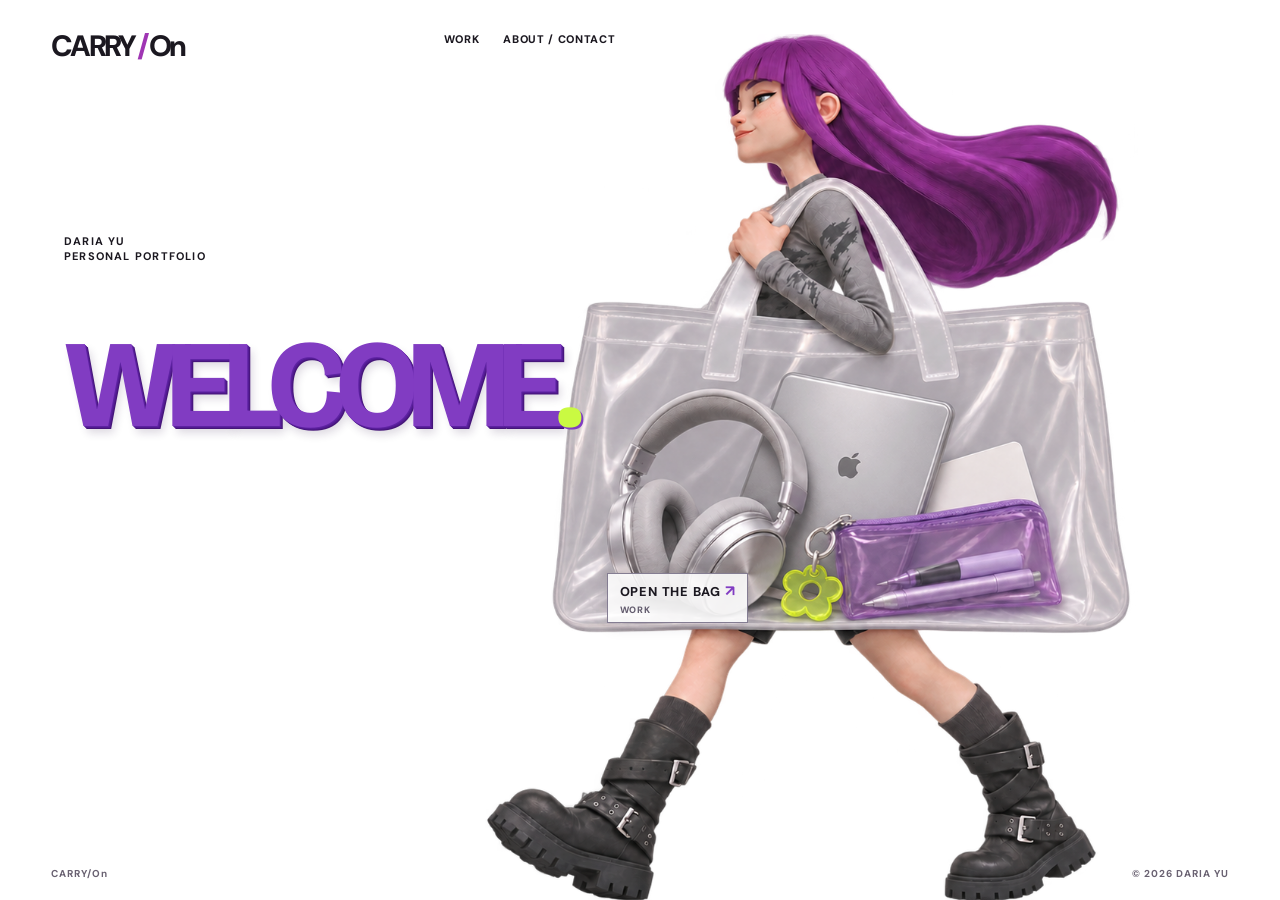
<file: index.html>
<!doctype html><html lang="zh-CN"><head><meta charset="utf-8"><meta name="viewport" content="width=device-width, initial-scale=1"><meta http-equiv="refresh" content="0; url=on/"><title>CARRY/On</title></head><body><a href="on/">进入 CARRY/On</a></body></html>
</file>
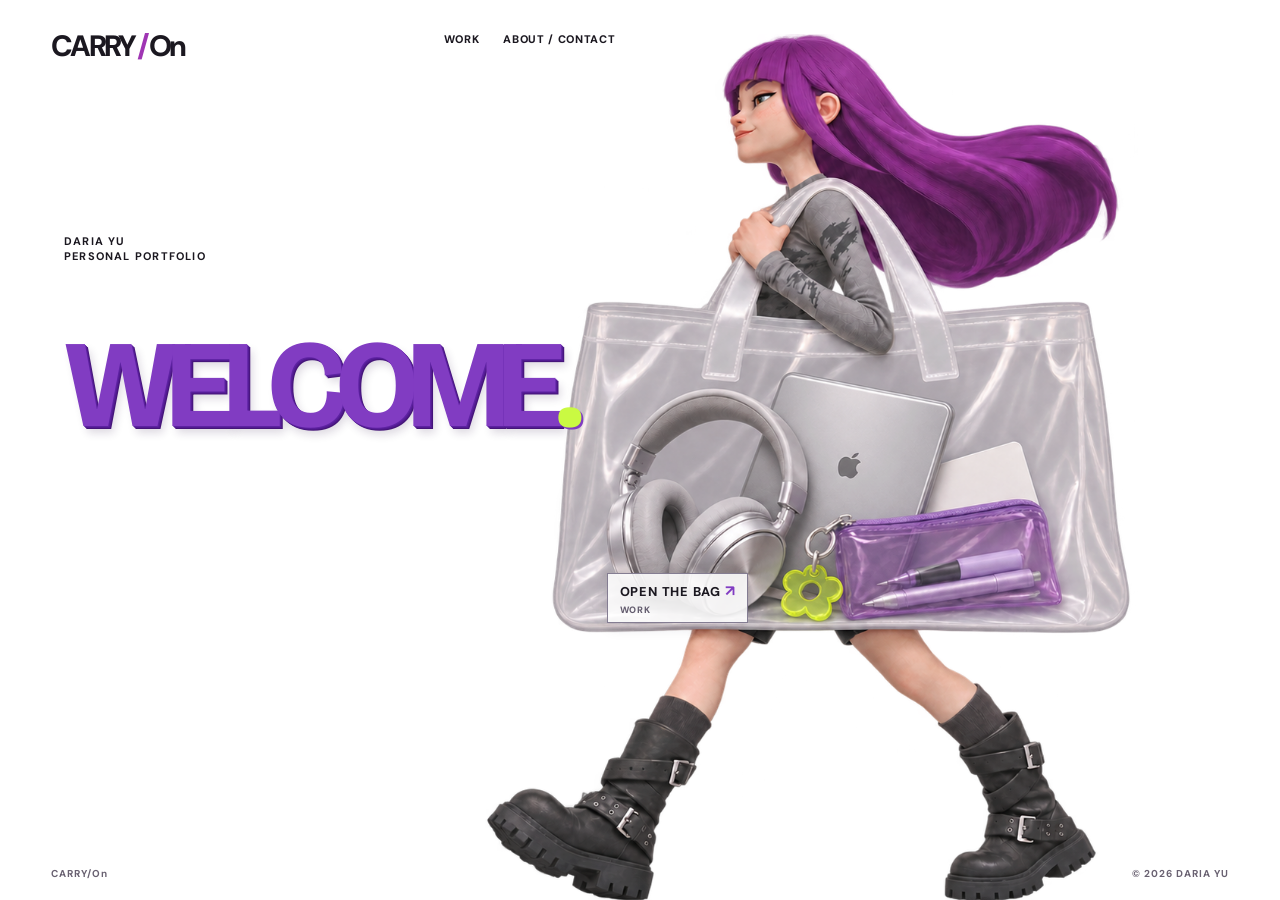
<file: on/index.html>
<!doctype html>
<html lang="zh-CN">
<head>
  <meta charset="utf-8">
  <meta name="viewport" content="width=device-width, initial-scale=1">
  <meta name="description" content="CARRY/On — Daria Yu 的个人作品集。">
  <title>CARRY/On — Daria Yu</title>
  <link rel="stylesheet" href="styles.css">
  <link rel="stylesheet" href="experience.css">
  <link rel="stylesheet" href="visual-v3.css">
  <link rel="stylesheet" href="visual-v4.css">
  <script type="module" src="portal.js"></script>
</head>
<body class="portal-page">
  <a class="skip-link" href="#portal-links">跳到栏目入口</a>
  <main class="portal" id="main">
    <header class="portal-header">
      <a class="portal-wordmark" href="index.html" aria-label="CARRY/On 首页">CARRY<span>/</span>On</a>
      <span class="portal-id">DARIA YU<br>PERSONAL PORTFOLIO</span>
      <nav class="portal-topnav" id="portal-links" aria-label="文字导航"><a class="open-work" href="work.html">WORK</a><a href="about.html">ABOUT / CONTACT</a></nav>
    </header>

    <div class="portal-scene">
      <h1 class="portal-display" aria-label="WELCOME">
        <span class="portal-display-wide" aria-hidden="true">WELCOME<span class="portal-display-dot">.</span></span>
        <span class="portal-display-left" aria-hidden="true"><span>W</span><span>E</span><span>L</span></span>
        <span class="portal-display-right" aria-hidden="true"><span>C</span><span>O</span><span>M</span><span>E</span></span>
      </h1>
      <div class="character-wrap">
        <img class="hero-character" src="a-character-bag-v9.png" alt="原创紫发角色侧身迈步，背着装有银色电脑与随身物品的透明白色大包" width="1394" height="1142">
        <a class="portal-open-bag open-work" href="work.html" aria-label="打开透明包，查看四个作品"><span>OPEN THE BAG <b>↗</b><small>WORK</small></span></a>
      </div>
    </div>
    <footer class="portal-footer"><span>CARRY/On</span><span>© 2026 DARIA YU</span></footer>
  </main>
</body>
</html>
</file>
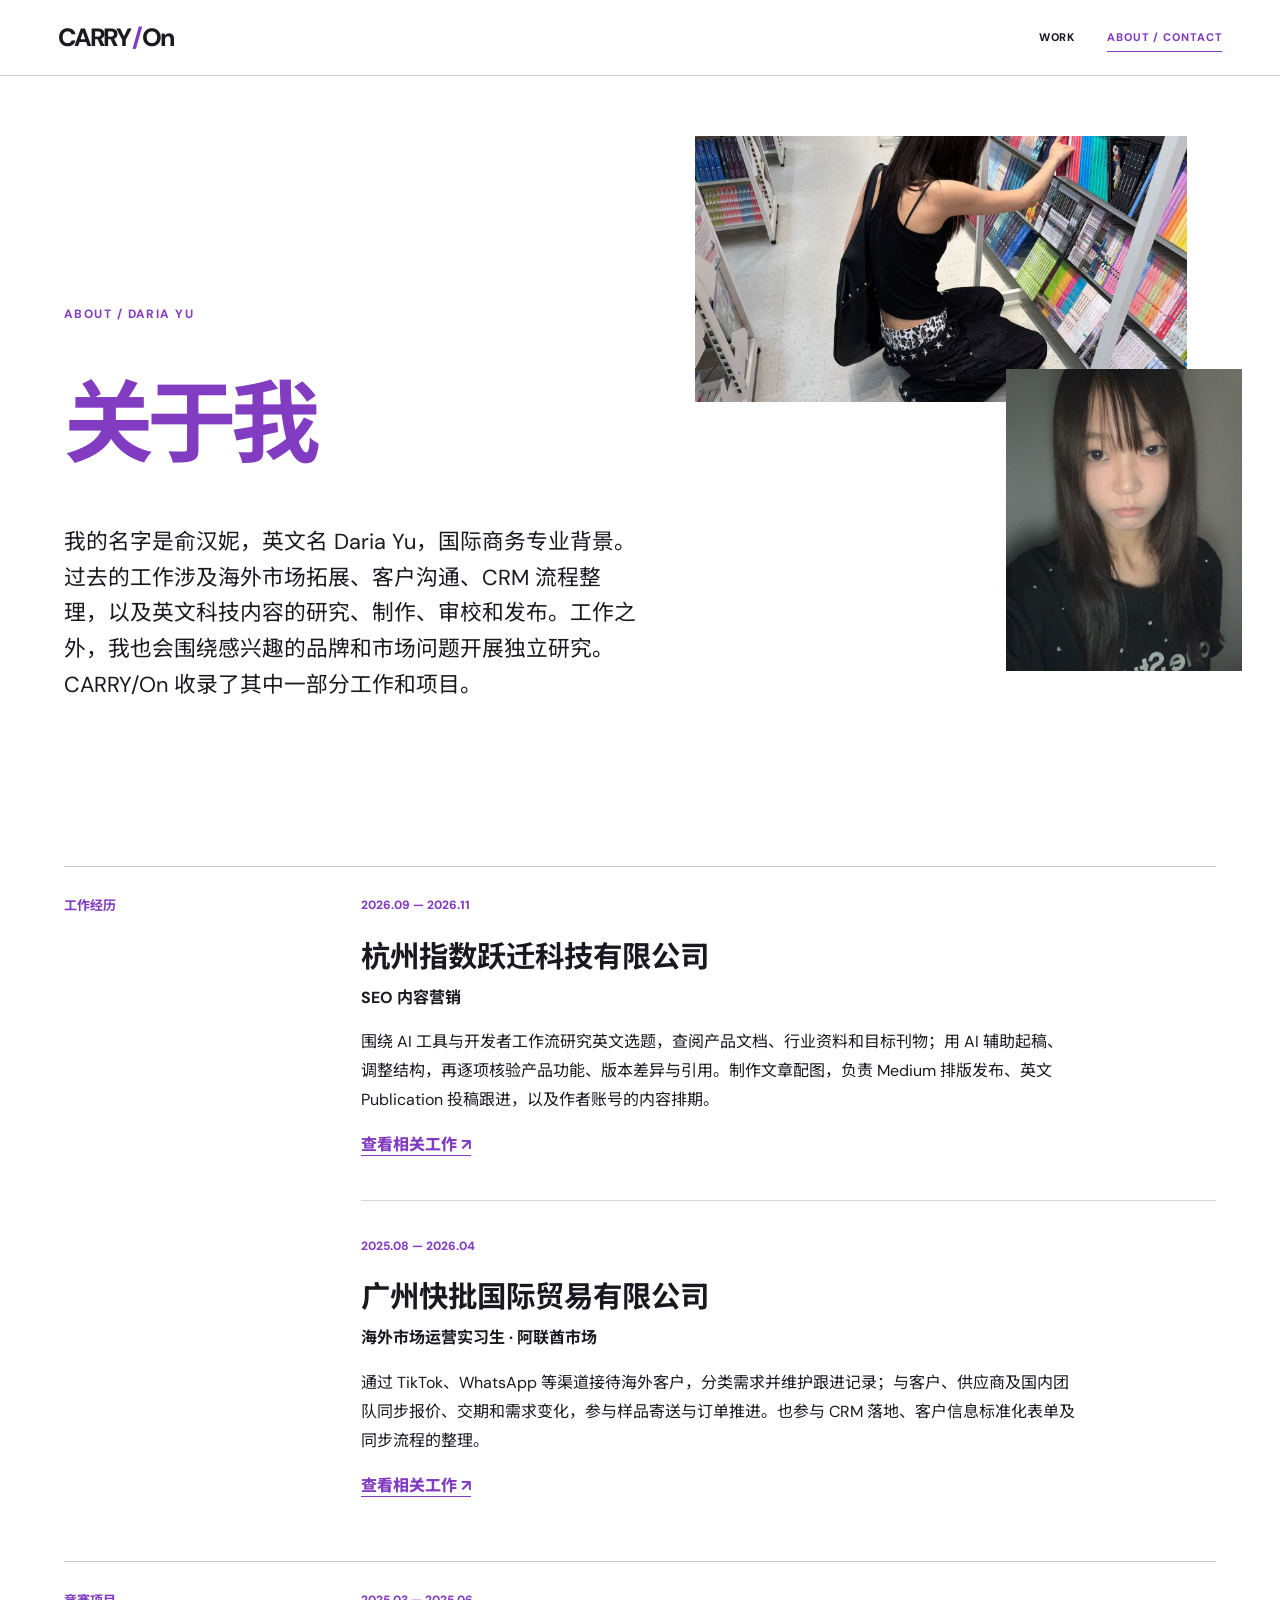
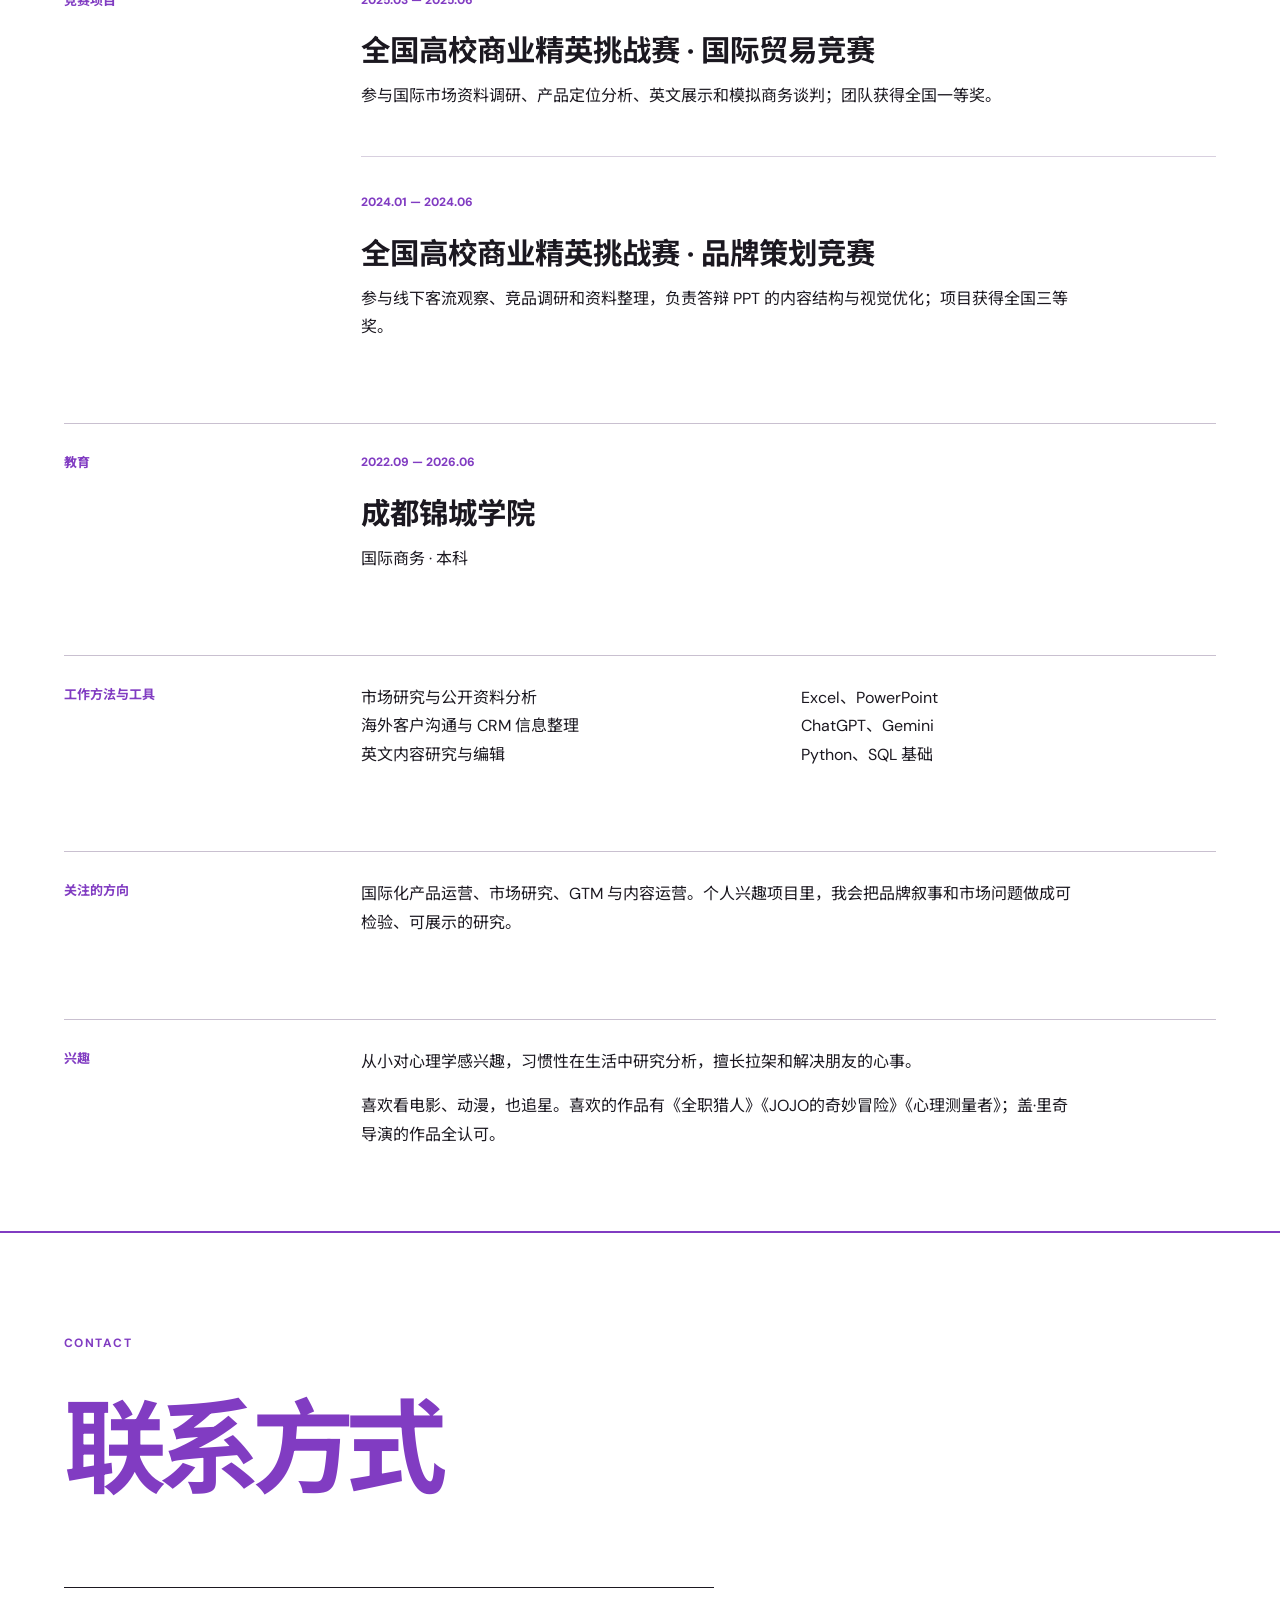
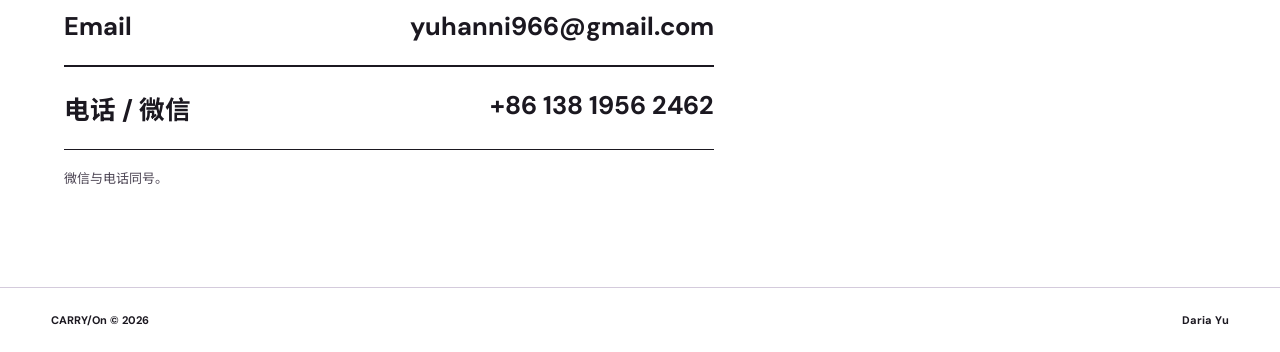
<file: on/about.html>
<!doctype html>
<html lang="zh-CN">
<head>
  <meta charset="utf-8"><meta name="viewport" content="width=device-width,initial-scale=1">
  <meta name="description" content="关于 Daria Yu：海外市场、客户沟通、英文内容与独立研究。">
  <title>ABOUT / CONTACT — CARRY/On</title>
  <link rel="stylesheet" href="styles.css"><link rel="stylesheet" href="experience.css"><link rel="stylesheet" href="content-v2.css"><link rel="stylesheet" href="visual-v3.css"><link rel="stylesheet" href="visual-v4.css">
</head>
<body class="inside-page about-v2">
  <a class="skip-link" href="#main">跳到正文</a>
  <header class="object-header"><a class="brand" href="index.html">CARRY<span>/</span>On</a><nav aria-label="主导航"><a href="work.html">WORK</a><a href="about.html" aria-current="page">ABOUT / CONTACT</a></nav></header>
  <main id="main">
    <section class="about-v2-hero" aria-labelledby="about-title">
      <div class="about-intro-copy">
        <p class="eyebrow">ABOUT / DARIA YU</p>
        <h1 id="about-title">关于我</h1>
        <p>我的名字是俞汉妮，英文名 Daria Yu，国际商务专业背景。过去的工作涉及海外市场拓展、客户沟通、CRM 流程整理，以及英文科技内容的研究、制作、审校和发布。工作之外，我也会围绕感兴趣的品牌和市场问题开展独立研究。CARRY/On 收录了其中一部分工作和项目。</p>
      </div>
      <div class="about-photo-composition" aria-label="个人照片">
        <figure class="about-photo-landscape"><img src="a-about--bookstore-back.jpg" alt="俞汉妮背着包，在书架前翻看漫画" width="1440" height="1080"></figure>
        <figure class="about-photo-portrait"><img src="a-about--selfie-dark.jpg" alt="俞汉妮的自拍照" width="2316" height="3088"></figure>
      </div>
    </section>
    <div class="about-v2-body">
      <section><h2>工作经历</h2><div class="about-experience-list">
        <article><p class="about-date">2026.09 — 2026.11</p><h3>杭州指数跃迁科技有限公司</h3><p class="about-role">SEO 内容营销</p><p>围绕 AI 工具与开发者工作流研究英文选题，查阅产品文档、行业资料和目标刊物；用 AI 辅助起稿、调整结构，再逐项核验产品功能、版本差异与引用。制作文章配图，负责 Medium 排版发布、英文 Publication 投稿跟进，以及作者账号的内容排期。</p><a href="project.html?slug=content">查看相关工作 ↗</a></article>
        <article><p class="about-date">2025.08 — 2026.04</p><h3>广州快批国际贸易有限公司</h3><p class="about-role">海外市场运营实习生 · 阿联酋市场</p><p>通过 TikTok、WhatsApp 等渠道接待海外客户，分类需求并维护跟进记录；与客户、供应商及国内团队同步报价、交期和需求变化，参与样品寄送与订单推进。也参与 CRM 落地、客户信息标准化表单及同步流程的整理。</p><a href="project.html?slug=uae">查看相关工作 ↗</a></article>
      </div></section>
      <section><h2>竞赛项目</h2><div class="about-experience-list">
        <article><p class="about-date">2025.03 — 2025.06</p><h3>全国高校商业精英挑战赛 · 国际贸易竞赛</h3><p>参与国际市场资料调研、产品定位分析、英文展示和模拟商务谈判；团队获得全国一等奖。</p></article>
        <article><p class="about-date">2024.01 — 2024.06</p><h3>全国高校商业精英挑战赛 · 品牌策划竞赛</h3><p>参与线下客流观察、竞品调研和资料整理，负责答辩 PPT 的内容结构与视觉优化；项目获得全国三等奖。</p></article>
      </div></section>
      <section><h2>教育</h2><div><p class="about-date">2022.09 — 2026.06</p><h3>成都锦城学院</h3><p>国际商务 · 本科</p></div></section>
      <section><h2>工作方法与工具</h2><div class="about-skills"><p>市场研究与公开资料分析<br>海外客户沟通与 CRM 信息整理<br>英文内容研究与编辑</p><p>Excel、PowerPoint<br>ChatGPT、Gemini<br>Python、SQL 基础</p></div></section>
      <section><h2>关注的方向</h2><div><p>国际化产品运营、市场研究、GTM 与内容运营。个人兴趣项目里，我会把品牌叙事和市场问题做成可检验、可展示的研究。</p></div></section>
      <section><h2>兴趣</h2><div><p>从小对心理学感兴趣，习惯性在生活中研究分析，擅长拉架和解决朋友的心事。</p><p>喜欢看电影、动漫，也追星。喜欢的作品有《全职猎人》《JOJO的奇妙冒险》《心理测量者》；盖·里奇导演的作品全认可。</p></div></section>
    </div>
    <section class="about-v2-contact" id="contact"><p class="eyebrow">CONTACT</p><h2>联系方式</h2><a href="mailto:yuhanni966@gmail.com">Email <span>yuhanni966@gmail.com</span></a><a href="tel:+8613819562462">电话 / 微信 <span>+86 138 1956 2462</span></a><p class="contact-note">微信与电话同号。</p></section>
  </main>
  <footer class="site-footer"><span>CARRY/On © 2026</span><span>Daria Yu</span></footer>
</body>
</html>
</file>
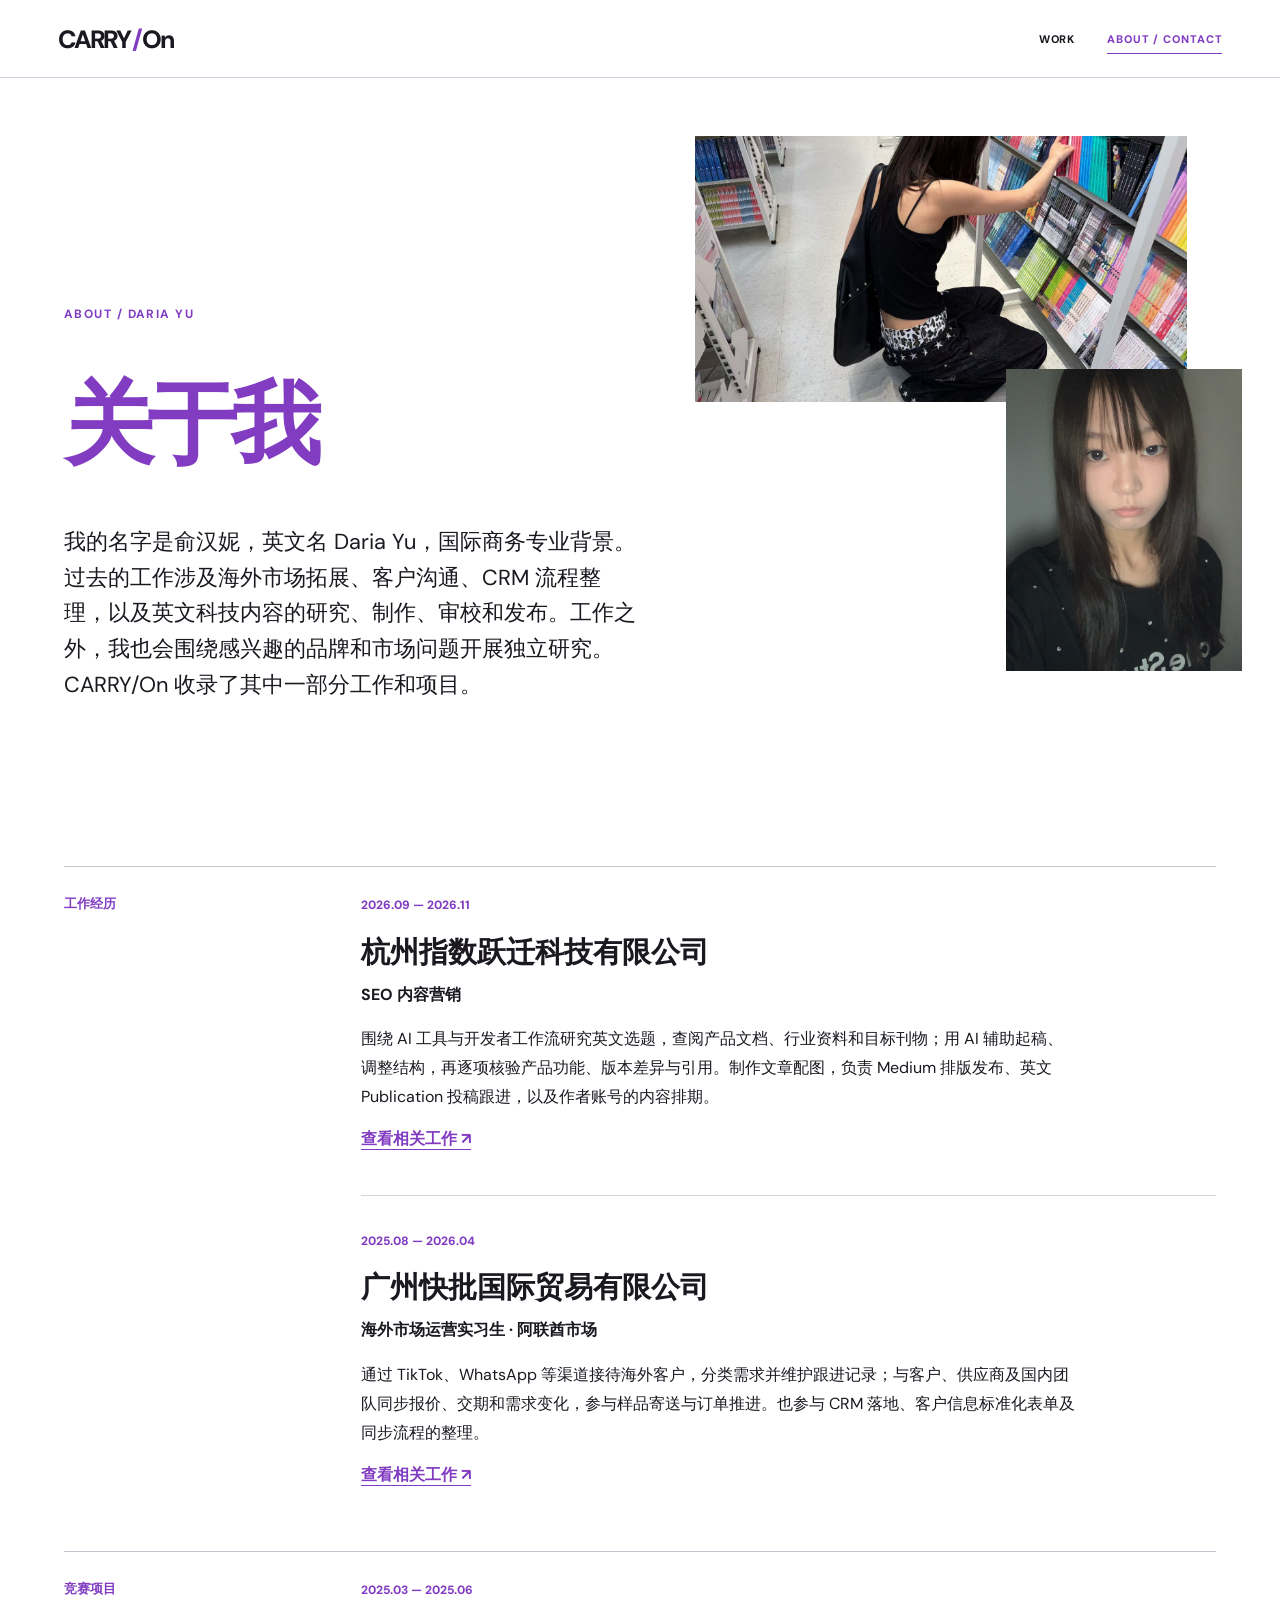
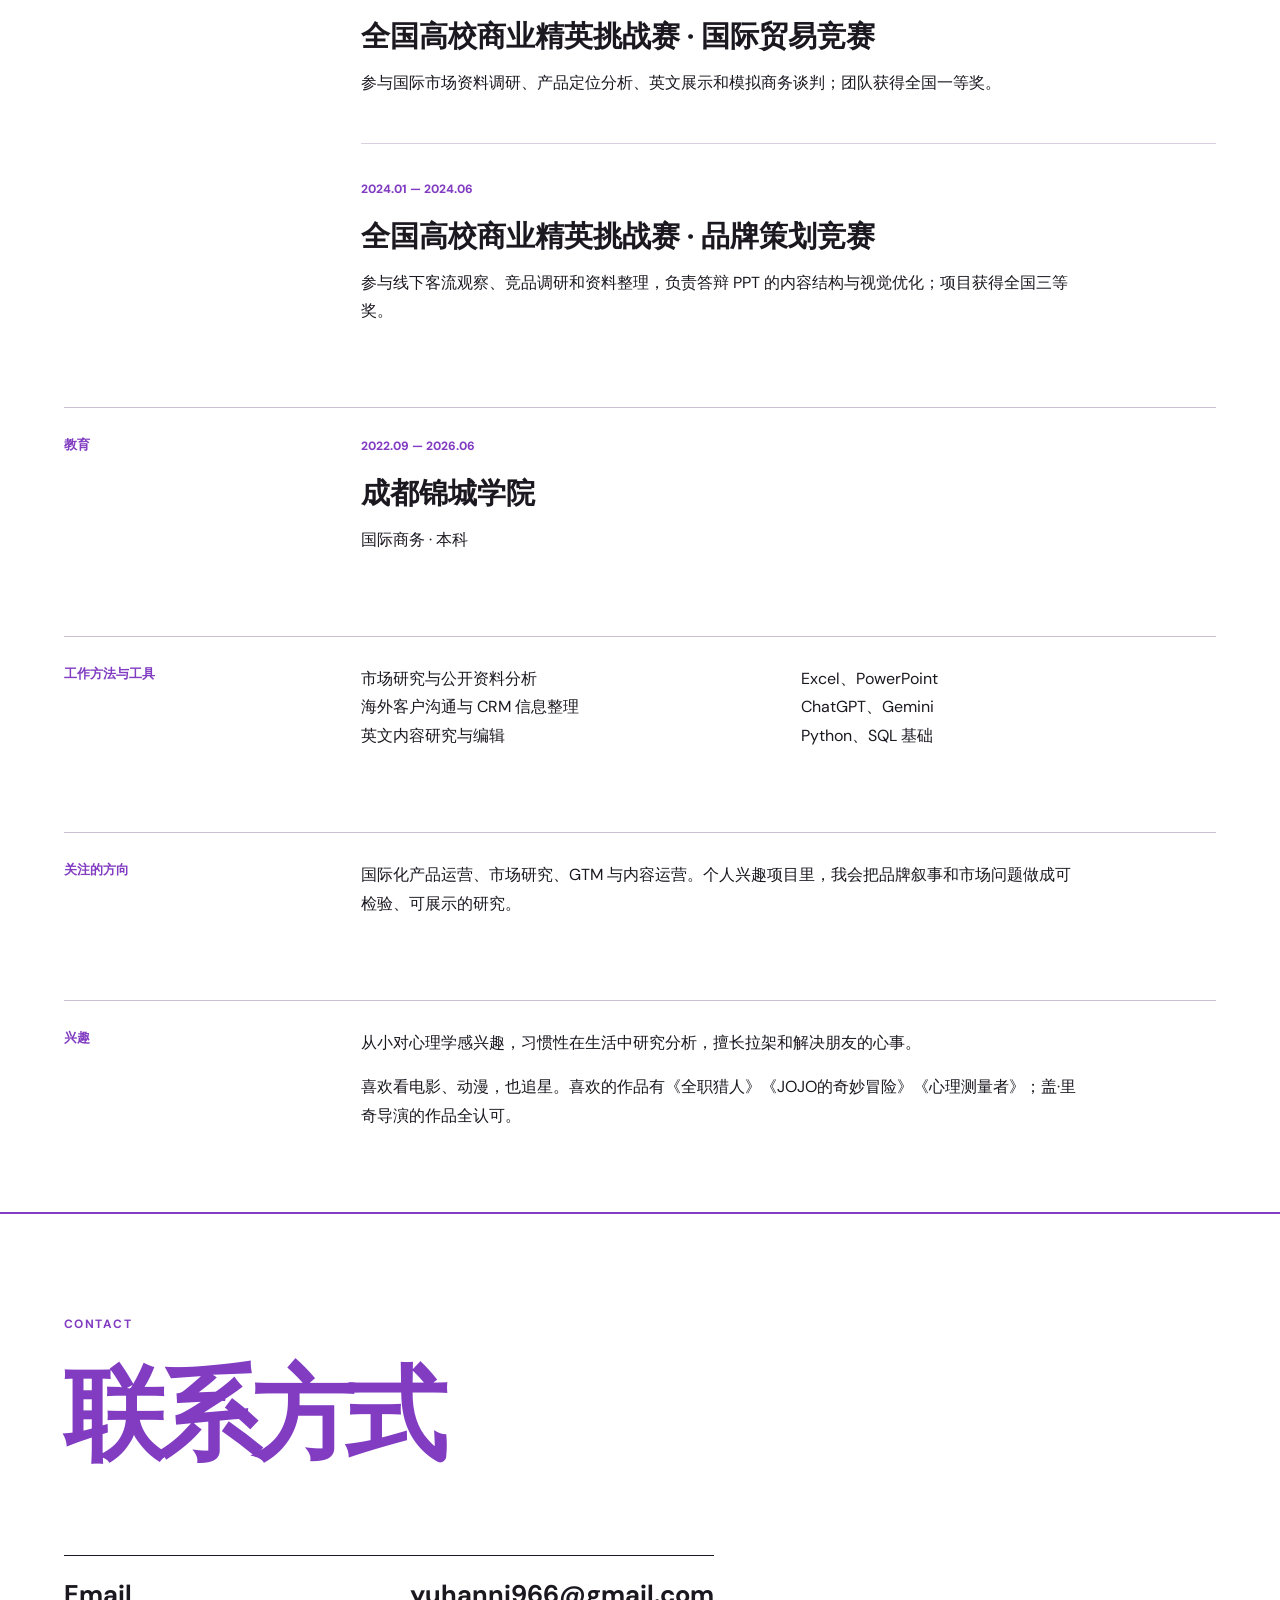
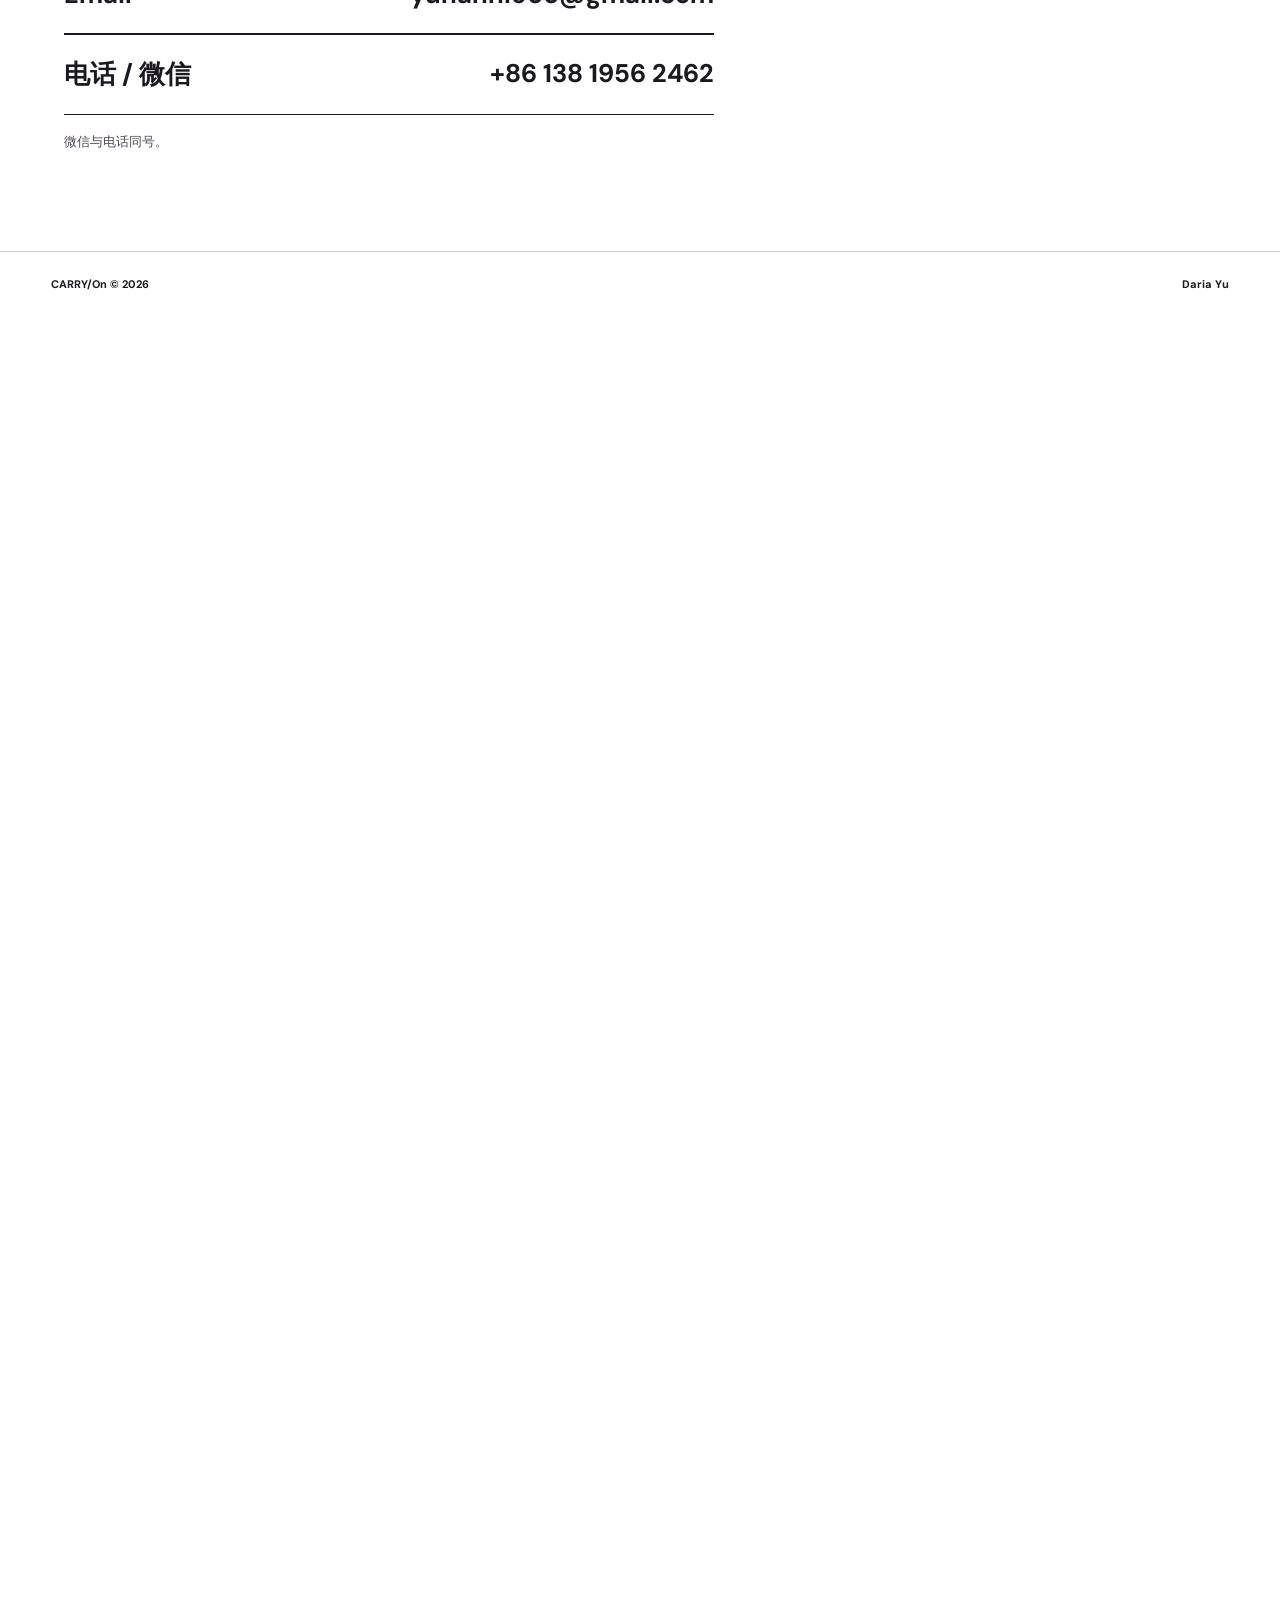
<file: on/contact.html>
<!doctype html><html lang="zh-CN"><head><meta charset="utf-8"><meta name="viewport" content="width=device-width,initial-scale=1"><meta http-equiv="refresh" content="0;url=about.html#contact"><link rel="canonical" href="about.html#contact"><title>CONTACT — CARRY/On</title></head><body><p>联系方式已移至 <a href="about.html#contact">ABOUT / CONTACT</a>。</p></body></html>
</file>
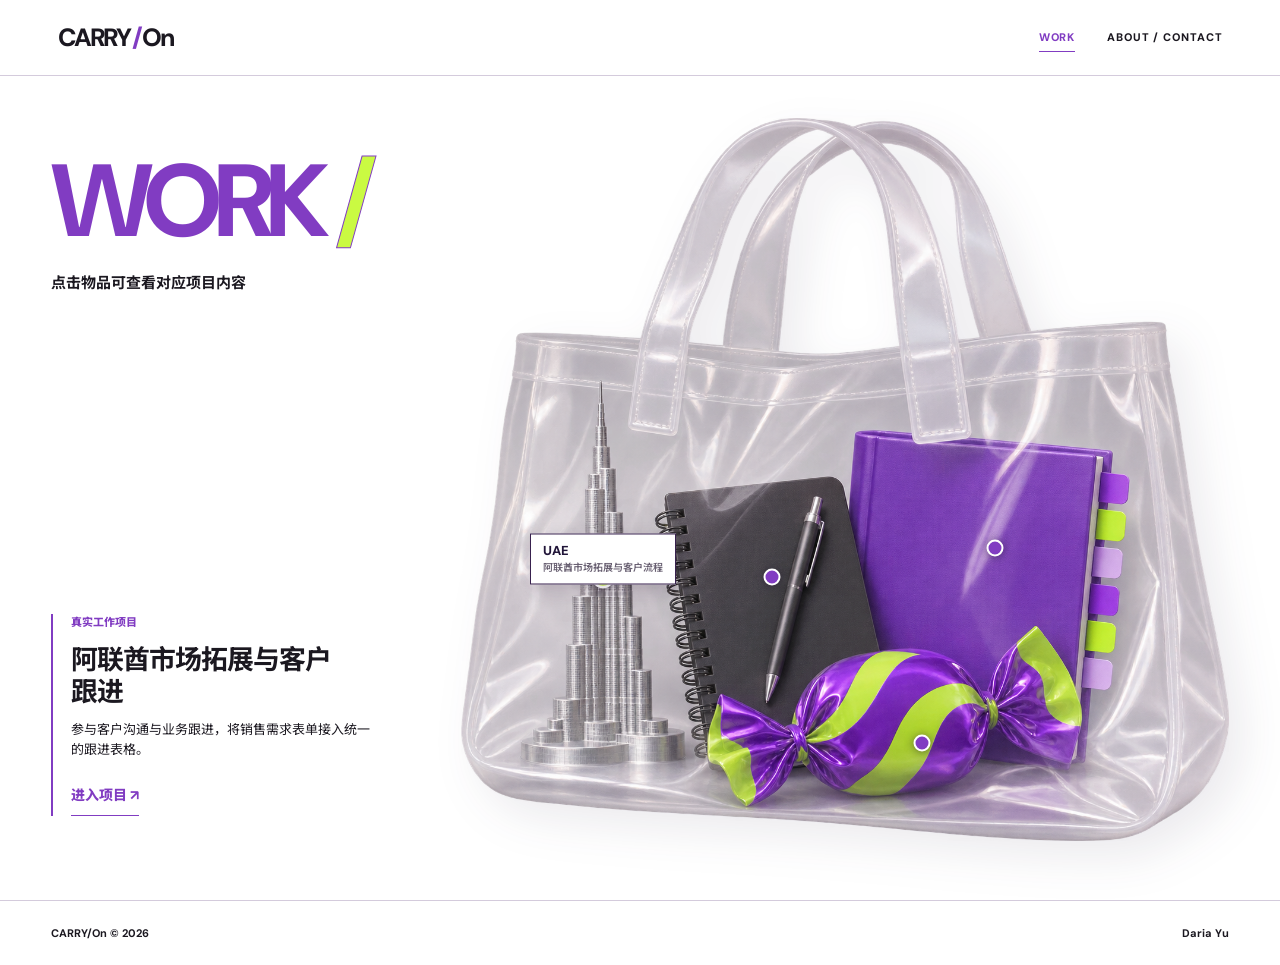
<file: on/work.html>
<!doctype html>
<html lang="zh-CN">
<head>
  <meta charset="utf-8"><meta name="viewport" content="width=device-width,initial-scale=1">
  <meta name="description" content="打开 CARRY/On 的透明包，探索 Daria Yu 的四个项目。">
  <title>WORK — CARRY/On</title>
  <link rel="stylesheet" href="styles.css"><link rel="stylesheet" href="experience.css"><link rel="stylesheet" href="content-v2.css"><link rel="stylesheet" href="visual-v3.css"><link rel="stylesheet" href="visual-v4.css"><script defer src="work.js"></script>
</head>
<body class="object-work-page">
  <a class="skip-link" href="#bag-items">跳到项目入口</a>
  <header class="object-header"><a class="brand" href="index.html">CARRY<span>/</span>On</a><nav aria-label="主导航"><a href="work.html" aria-current="page">WORK</a><a href="about.html">ABOUT / CONTACT</a></nav></header>
  <main class="work-world">
    <div class="work-left"><div class="work-title"><h1>WORK<span> /</span></h1><p>点击物品可查看对应项目内容</p></div><aside class="work-preview" id="work-preview" aria-live="polite"></aside></div>
    <div class="work-bag-wrap">
      <img class="work-bag" src="a-work-bag-v1.png" alt="透明白色大包中有哈利法塔模型、黑色记事本、紫绿糖果和紫色研究册" width="1292" height="1224">
      <nav class="bag-hotspots" id="bag-items" aria-label="包内的四个项目">
        <a class="hotspot hotspot-uae" data-project="uae" href="project.html?slug=uae" aria-label="打开阿联酋市场拓展项目"><span>UAE<br><small>阿联酋市场拓展与客户流程</small></span></a>
        <a class="hotspot hotspot-content" data-project="content" href="project.html?slug=content" aria-label="打开英文内容运营与十篇文章"><span>WRITING<br><small>SEO 英文内容创作</small></span></a>
        <a class="hotspot hotspot-tuide" data-project="tuide" href="project.html?slug=tuide" aria-label="打开 TUIDE 品牌策划研究"><span>TUIDE<br><small>非官方女团品牌策划</small></span></a>
        <a class="hotspot hotspot-hera" data-project="hera" href="project.html?slug=hera" aria-label="打开 HERA 市场研究"><span>HERA<br><small>东南亚市场进入与 GTM</small></span></a>
      </nav>
    </div>
  </main>
  <footer class="site-footer"><span>CARRY/On © 2026</span><span>Daria Yu</span></footer>
</body>
</html>
</file>
<file: on/styles.css>
@import url('https://fonts.googleapis.com/css2?family=DM+Sans:wght@400;500;600;700;800&family=Noto+Sans+SC:wght@400;500;600;700;800&display=swap');
:root{--paper:#fff;--ink:#211539;--purple:#672db8;--violet:#9f35b3;--lime:#d7fb42;--line:#d9d3e2;--muted:#665f70;--max:1480px;font-family:'DM Sans','Noto Sans SC',sans-serif;color:var(--ink);background:var(--paper)}
*{box-sizing:border-box}html{scroll-behavior:smooth}body{margin:0}a{color:inherit}button{font:inherit}::selection{background:var(--lime);color:var(--ink)}:focus-visible{outline:3px solid var(--purple);outline-offset:4px}.skip-link{position:fixed;left:12px;top:-60px;z-index:50;background:var(--lime);padding:10px}.skip-link:focus{top:12px}
.site-header{height:86px;max-width:var(--max);padding:0 clamp(22px,4vw,72px);margin:auto;display:flex;align-items:center;gap:5vw;border-bottom:1px solid var(--line)}.brand{font-size:25px;font-weight:800;letter-spacing:-.095em;text-decoration:none;white-space:nowrap}.brand span{color:var(--purple);padding:0 .08em}.site-header nav{display:flex;gap:clamp(18px,3vw,48px);margin-left:auto}.site-header nav a{font-size:13px;letter-spacing:.04em;font-weight:800;text-decoration:none;border-bottom:2px solid transparent;padding:8px 0}.site-header nav a:hover{border-color:var(--purple);color:var(--purple)}.header-index{font-size:11px;font-weight:700;color:var(--muted);margin-left:2vw;white-space:nowrap}.eyebrow,.hero-meta,.hero-sub,.stage-note{font-size:12px;letter-spacing:.12em;font-weight:700}.hero{min-height:760px;height:min(930px,calc(100svh - 86px));max-width:var(--max);margin:auto;padding:22px clamp(22px,4vw,72px) 34px;display:grid;grid-template-rows:auto 1fr auto;position:relative;overflow:hidden}.hero-meta{display:flex;justify-content:space-between;color:var(--muted)}.hero h1{position:absolute;top:13%;left:clamp(22px,4vw,72px);z-index:1;margin:0;font-size:clamp(100px,15vw,250px);line-height:.82;letter-spacing:-.105em;font-weight:800;color:var(--purple);pointer-events:none}.hero h1 .slash{color:var(--lime);-webkit-text-stroke:2px var(--purple)}.hero h1 em{font-style:normal;font-weight:500}.hero-sub{position:absolute;left:clamp(28px,4.5vw,80px);top:calc(13% + clamp(100px,15vw,250px));z-index:1;margin:0;color:var(--purple)}.hero-stage{position:absolute;inset:24% 10% 12% 34%;border:1px dashed #c4b8dd;display:grid;place-items:center;color:#8a7da3}.hero-stage:before,.hero-stage:after{content:'';position:absolute;width:30px;height:1px;background:#c4b8dd;top:50%;left:50%;transform:translate(-50%,-50%)}.hero-stage:after{transform:translate(-50%,-50%) rotate(90deg)}.stage-note{position:absolute;right:22px;bottom:19px;text-align:right;line-height:1.7;letter-spacing:.04em}.stage-cross{position:absolute;top:-15px;right:-8px;font-size:28px;color:var(--purple)}.hero-bottom{grid-row:3;z-index:2;display:flex;align-items:end;justify-content:space-between;gap:24px}.hero-bottom p{font-size:clamp(17px,1.7vw,23px);line-height:1.5;font-weight:600;margin:0}.text-link{font-size:16px;font-weight:800;text-decoration:none;border-bottom:2px solid var(--ink);padding-bottom:7px;white-space:nowrap}.text-link:hover{color:var(--purple);border-color:var(--purple)}
.work-section,.about-section,.contact-section{max-width:var(--max);margin:auto;padding:clamp(85px,11vw,180px) clamp(22px,4vw,72px)}.work-section{border-top:1px solid var(--line)}.section-heading{display:grid;grid-template-columns:1fr 1fr;align-items:end;margin-bottom:72px}.section-heading .eyebrow{grid-column:1/-1;color:var(--purple);margin-bottom:24px}.section-heading h2{font-size:clamp(72px,10vw,156px);line-height:.88;letter-spacing:-.09em;margin:0;color:var(--purple)}.section-heading h2 i{font-style:normal;margin-left:1.2em}.asterisk{font-size:.3em;vertical-align:top;color:var(--lime);-webkit-text-stroke:1px var(--purple);margin-left:.18em}.section-heading>p{font-size:16px;max-width:260px;line-height:1.7;justify-self:end;color:var(--muted)}.project-index{border-top:2px solid var(--ink)}.project-row{display:grid;grid-template-columns:7% 38% 1fr 30px;align-items:center;gap:20px;min-height:174px;padding:26px 8px;border-bottom:1px solid var(--line);text-decoration:none;transition:padding .2s,background .2s}.project-row:hover{padding-left:22px;background:var(--lime)}.project-row .num{align-self:start;font-size:13px;font-weight:800;color:var(--purple)}.project-row h3{font-size:clamp(30px,3.3vw,56px);line-height:1.16;letter-spacing:-.055em;margin:0;font-weight:700}.project-row .row-meta{max-width:310px;line-height:1.6}.project-row .row-meta strong{display:block;font-size:12px;color:var(--purple);margin-bottom:7px}.project-row .row-meta span{font-size:14px;color:var(--muted)}.project-row .arrow{font-size:25px;align-self:start}
.about-section{background:var(--purple);color:white;max-width:none;display:grid;grid-template-columns:minmax(0,1fr) minmax(0,1.2fr);gap:5vw}.about-section>.section-heading{display:block;max-width:550px;margin:0 0 0 auto;width:100%}.about-section .eyebrow{color:var(--lime)}.about-section h2{font-size:clamp(64px,8vw,130px);color:white}.about-section .asterisk{color:var(--lime);-webkit-text-stroke:0}.about-body{max-width:680px}.about-lead{font-size:clamp(23px,2.8vw,42px);font-weight:600;line-height:1.4;letter-spacing:-.035em;margin:0 0 85px}.about-columns{display:grid;grid-template-columns:repeat(3,1fr);gap:24px}.about-columns h3{font-size:13px;color:var(--lime);margin:0 0 15px}.about-columns p{font-size:14px;line-height:1.8;margin:0;color:#eee7ff}.contact-section{min-height:520px}.contact-section .eyebrow{color:var(--purple)}.contact-section h2{font-size:clamp(66px,10vw,150px);letter-spacing:-.09em;line-height:1.1;color:var(--purple);margin:40px 0 80px}.contact-section h2 span{font-size:.5em;vertical-align:top;color:var(--ink)}.contact-links{display:grid;grid-template-columns:repeat(3,1fr);border-top:2px solid var(--ink)}.contact-links>*{padding:22px 10px 0;border-right:1px solid var(--line);font-weight:800;text-decoration:none;display:flex;justify-content:space-between;gap:10px}.contact-links>*:last-child{border:0}.contact-links>a:hover{color:var(--purple)}.contact-links small{font-size:11px;font-weight:500;color:var(--muted)}.site-footer{max-width:var(--max);margin:auto;padding:25px clamp(22px,4vw,72px);border-top:1px solid var(--line);display:flex;justify-content:space-between;gap:15px;font-size:11px;font-weight:700}.site-footer a{text-decoration:none}
.detail-hero,.detail-body,.detail-next{max-width:var(--max);margin:auto;padding-left:clamp(22px,4vw,72px);padding-right:clamp(22px,4vw,72px)}.detail-hero{padding-top:70px;padding-bottom:70px;min-height:560px;display:flex;flex-direction:column}.detail-topline{display:flex;justify-content:space-between;color:var(--purple);font-size:12px;font-weight:800;letter-spacing:.08em}.detail-hero h1{max-width:1150px;font-size:clamp(55px,8vw,138px);line-height:1.02;letter-spacing:-.085em;color:var(--purple);margin:auto 0 20px}.detail-hero .dek{font-size:clamp(18px,2vw,28px);max-width:650px;line-height:1.5;margin:0}.detail-visual{max-width:var(--max);margin:0 auto 80px;min-height:clamp(260px,45vw,570px);background:#eeeaf6;border-top:1px solid var(--line);border-bottom:1px solid var(--line);display:grid;place-items:center;color:#75658f;font-size:13px;text-align:center;padding:20px}.detail-visual span{border:1px dashed #afa2c7;padding:18px 24px}.detail-body{display:grid;grid-template-columns:minmax(180px,25%) minmax(0,1fr);gap:7vw;padding-bottom:120px}.detail-sidebar{font-size:12px;font-weight:700;color:var(--purple);position:sticky;top:24px;align-self:start}.detail-sidebar a{display:block;margin-top:30px;max-width:190px}.detail-content{max-width:830px}.detail-content>p{font-size:clamp(19px,2vw,26px);line-height:1.65;margin:0 0 70px}.detail-block{display:grid;grid-template-columns:140px 1fr;gap:35px;border-top:1px solid var(--line);padding:30px 0 45px}.detail-block h2{font-size:13px;color:var(--purple);margin:5px 0}.detail-block p,.detail-block li{font-size:16px;line-height:1.8;margin:0}.detail-block ul{padding-left:20px;margin:0}.detail-block li+li{margin-top:10px}.flow{list-style:none!important;padding:0!important;display:grid;grid-template-columns:repeat(3,minmax(0,1fr));gap:10px;counter-reset:step}.flow li{counter-increment:step;min-height:120px;border:1px solid var(--ink);padding:14px!important;font-weight:600;font-size:14px!important;line-height:1.5!important;margin:0!important;display:flex;flex-direction:column;justify-content:space-between}.flow li:before{content:'0' counter(step);font-size:11px;color:var(--purple)}.flow li:nth-child(3n+2){background:var(--lime)}.flow-caption{font-size:12px!important;color:var(--muted);margin-top:14px!important}.external-link{display:inline-block;background:var(--lime);padding:12px 16px;text-decoration:none;font-weight:800;margin-top:25px}.external-link:hover{background:var(--purple);color:#fff}.detail-next{border-top:1px solid var(--line);padding-top:30px;padding-bottom:80px;display:flex;justify-content:space-between;gap:20px}.detail-next a{font-size:clamp(22px,3vw,42px);font-weight:700;color:var(--purple);text-decoration:none}.detail-next a:hover{text-decoration:underline}.empty-articles{border:1px dashed var(--line);padding:18px;color:var(--muted);font-size:14px}
@media(max-width:800px){.site-header{height:72px}.header-index{display:none}.hero{height:750px;min-height:0}.hero h1{top:17%;font-size:clamp(78px,16vw,145px)}.hero-sub{top:calc(17% + clamp(78px,16vw,145px))}.hero-stage{inset:37% 6% 14% 18%}.section-heading{grid-template-columns:1fr}.section-heading>p{justify-self:start;margin-top:30px}.project-row{grid-template-columns:35px 1fr 25px;min-height:145px}.project-row h3{font-size:clamp(29px,5vw,50px)}.project-row .row-meta{grid-column:2;grid-row:2}.project-row .arrow{grid-column:3;grid-row:1}.about-section{grid-template-columns:1fr}.about-section>.section-heading{margin:0}.about-lead{margin-bottom:45px}.contact-links{grid-template-columns:1fr}.contact-links>*{border-right:0;border-bottom:1px solid var(--line);padding:20px 5px}.detail-body{grid-template-columns:1fr;gap:35px}.detail-sidebar{position:static}.detail-block{grid-template-columns:1fr;gap:10px}.detail-hero{min-height:470px}.detail-visual{margin-bottom:40px}}
@media(max-width:540px){.site-header{padding:0 20px;gap:10px}.brand{font-size:22px}.site-header nav{gap:12px}.site-header nav a{font-size:10px}.hero{padding:20px;height:690px}.hero-meta{font-size:9px}.hero h1{top:20%;left:20px;font-size:clamp(70px,17vw,95px)}.hero-sub{top:calc(20% + clamp(70px,17vw,95px));left:23px;font-size:10px}.hero-stage{inset:40% 6% 17% 11%}.hero-bottom p{font-size:15px}.hero-bottom .text-link{font-size:13px}.work-section,.about-section,.contact-section{padding-top:80px;padding-bottom:90px}.section-heading{margin-bottom:45px}.section-heading h2{font-size:72px}.project-row{gap:10px}.about-columns{grid-template-columns:1fr;gap:30px}.contact-section h2{margin-bottom:50px}.site-footer{font-size:9px}.detail-hero h1{font-size:clamp(50px,13vw,75px)}.detail-hero{min-height:430px;padding-top:35px;padding-bottom:50px}.flow{grid-template-columns:repeat(2,minmax(0,1fr))}.detail-next{flex-direction:column}}
@media(prefers-reduced-motion:reduce){html{scroll-behavior:auto}*,*:before,*:after{animation-duration:.01ms!important;transition-duration:.01ms!important}}

/* The home is a single object-led portal. The bag marks are live links placed on the image, not part of the bitmap. */
.portal-page{background:#fff;overflow-x:hidden}.portal{position:relative;min-height:100svh;min-height:max(740px,100svh);max-width:1800px;margin:auto;overflow:hidden;background:#fff}.portal-header{position:absolute;z-index:5;top:0;left:0;right:0;display:grid;grid-template-columns:1fr 1fr 1fr;align-items:start;padding:32px clamp(24px,4vw,70px)}.portal-wordmark{font-size:clamp(24px,2.3vw,36px);font-weight:800;letter-spacing:-.095em;line-height:1;text-decoration:none;white-space:nowrap}.portal-wordmark span{color:var(--violet);padding:0 .08em}.portal-id{font-size:11px;line-height:1.4;font-weight:700;letter-spacing:.11em;text-align:center}.portal-topnav{display:flex;justify-content:flex-end;gap:24px}.portal-topnav a{font-size:11px;font-weight:800;letter-spacing:.06em;text-decoration:none;border-bottom:1px solid transparent;padding-bottom:4px}.portal-topnav a:hover,.portal-topnav a:focus-visible{border-color:var(--purple);color:var(--purple)}.portal-scene{position:relative;min-height:inherit}.portal-type{position:absolute;top:28%;left:4%;z-index:0;color:var(--violet);font-weight:800;line-height:.76;letter-spacing:-.105em;font-size:clamp(110px,16vw,260px);pointer-events:none}.portal-type span{display:block}.portal-type-bottom{margin-left:7vw}.character-wrap{position:absolute;z-index:1;width:min(68vw,830px);aspect-ratio:1122/1402;right:5%;bottom:-3%;}.hero-character{display:block;width:100%;height:100%;object-fit:contain;user-select:none;pointer-events:none}.bag-nav{position:absolute;inset:0}.bag-link{position:absolute;top:56.5%;width:14%;aspect-ratio:1;display:flex;flex-direction:column;align-items:center;justify-content:center;gap:7px;color:#292133;text-decoration:none;transform:translate(-50%,-50%);transition:transform .22s ease,color .22s ease}.bag-link:before{content:'';position:absolute;z-index:-1;width:70%;aspect-ratio:1;border-radius:50%;background:var(--lime);opacity:0;transform:scale(.5);transition:opacity .22s,transform .22s}.bag-link:hover,.bag-link:focus-visible{transform:translate(-50%,-55%) rotate(-5deg);color:#5c279e}.bag-link:hover:before,.bag-link:focus-visible:before{opacity:1;transform:scale(1)}.bag-link svg{width:clamp(33px,4vw,55px);height:auto;fill:none;stroke:currentColor;stroke-width:2.5;stroke-linecap:round;stroke-linejoin:round}.bag-link span{font-size:clamp(10px,1vw,13px);letter-spacing:.06em;font-weight:800;opacity:0;transform:translateY(5px);transition:opacity .2s,transform .2s}.bag-link:hover span,.bag-link:focus-visible span{opacity:1;transform:none}.bag-work{left:28%}.bag-about{left:50%}.bag-contact{left:72%}.portal-instruction{position:absolute;z-index:3;left:clamp(24px,4vw,70px);bottom:8%;margin:0;font-size:clamp(16px,1.6vw,23px);line-height:1.35;font-weight:700;letter-spacing:-.025em}.portal-instruction span{color:var(--violet)}.portal-footer{position:absolute;z-index:4;left:clamp(24px,4vw,70px);right:clamp(24px,4vw,70px);bottom:20px;display:flex;justify-content:space-between;font-size:10px;letter-spacing:.1em;font-weight:700;color:#696171}
.inside-page .work-section{min-height:calc(100svh - 86px);border:0;padding-top:clamp(80px,9vw,140px)}.inside-page .section-heading h1{font-size:clamp(72px,10vw,156px);line-height:.88;letter-spacing:-.09em;margin:0;color:var(--purple)}.inside-page .section-heading h1 i{font-style:normal;margin-left:1.2em}.inside-page .about-section{min-height:calc(100svh - 86px);max-width:var(--max);background:#fff;color:var(--ink);padding-top:clamp(80px,9vw,140px)}.inside-page .about-section .eyebrow{color:var(--purple)}.inside-page .about-section h1{font-size:clamp(72px,9vw,140px);color:var(--purple);line-height:.9;letter-spacing:-.09em;margin:0}.inside-page .about-columns h2{font-size:13px;color:var(--purple);margin:0 0 15px}.inside-page .about-columns p{color:var(--muted)}.inside-page .contact-section{min-height:calc(100svh - 86px);padding-top:clamp(80px,9vw,140px)}.inside-page .contact-section h1{font-size:clamp(66px,10vw,150px);letter-spacing:-.09em;line-height:1.1;color:var(--purple);margin:40px 0 80px}.inside-page .contact-section h1 span{font-size:.5em;vertical-align:top;color:var(--ink)}
@media(max-width:900px){.portal-header{grid-template-columns:1fr auto;padding:24px}.portal-id{display:none}.portal-topnav{gap:15px}.portal-type{top:18%;font-size:clamp(95px,18vw,170px)}.character-wrap{width:min(88vw,710px);right:0;bottom:2%}.portal-instruction{bottom:11%}.bag-link span{opacity:1;transform:none}.bag-link svg{width:clamp(29px,5vw,43px)}}
@media(max-width:600px){.portal{min-height:max(740px,100svh)}.portal-header{padding:20px 20px 0;grid-template-columns:1fr}.portal-wordmark{font-size:25px}.portal-topnav{position:absolute;top:24px;right:20px;gap:11px}.portal-topnav a{font-size:9px}.portal-type{top:14%;left:4%;font-size:clamp(76px,19vw,112px)}.portal-type-bottom{margin-left:20vw}.character-wrap{width:min(114vw,540px);right:-7%;bottom:5%}.bag-link{width:17%;top:57%;gap:3px}.bag-link svg{width:30px}.bag-link span{font-size:9px}.portal-instruction{left:20px;bottom:11%;font-size:15px}.portal-footer{left:20px;right:20px;font-size:8px}.inside-page .section-heading h1,.inside-page .about-section h1{font-size:70px}}

/* The final hero image is wider than the early portrait studies. Keep the links on its actual bag plane. */
.character-wrap{width:min(82vw,116svh,1100px);aspect-ratio:1377/1142;right:2%;bottom:0}.bag-link{top:50%;width:10%}.bag-work{left:35%}.bag-about{left:50%}.bag-contact{left:65%}.portal-instruction{bottom:15%}
@media(max-width:900px){.character-wrap{width:min(96vw,116svh,850px);right:-4%;bottom:3%}}
@media(max-width:600px){.character-wrap{width:min(113vw,500px);left:50%;right:auto;bottom:23%;transform:translateX(-50%)}.bag-link{width:13%;top:50%}.bag-link span{color:#211539;font-weight:800}.portal-instruction{bottom:10%;font-size:14px}}
</file>
<file: on/experience.css>
/* CARRY/On: the bag is the index; the notebook is the reading surface. */
.portal-page .portal-open-bag{position:absolute;z-index:3;left:23%;top:31%;width:54%;height:39%;text-decoration:none;cursor:zoom-in}
.portal-open-bag span{position:absolute;left:5%;bottom:5%;display:block;padding:9px 12px 7px;background:rgba(255,255,255,.88);border:1px solid #847d92;font-size:clamp(10px,1vw,13px);font-weight:800;letter-spacing:.06em;line-height:1.1;box-shadow:2px 4px 14px rgba(30,20,55,.11);transition:transform .2s,color .2s,background .2s}
.portal-open-bag span b{color:var(--purple);font-size:1.2em}.portal-open-bag span small{display:block;margin-top:5px;font-size:.72em;color:#635c6e}
.portal-open-bag:hover span,.portal-open-bag:focus-visible span{transform:translateY(-5px);background:var(--lime);color:#211539}
.portal-page .portal-instruction{bottom:12%}.portal-page .character-wrap{transition:transform .42s cubic-bezier(.2,.8,.2,1),opacity .42s}
.opening-work .character-wrap{transform:scale(1.45);opacity:0}.opening-work .portal-instruction{opacity:0}

.object-header{height:76px;padding:0 clamp(22px,4.5vw,72px);display:flex;align-items:center;justify-content:space-between;position:relative;z-index:10;background:#fff}
.object-header nav{display:flex;gap:clamp(16px,2.5vw,42px)}.object-header nav a{font-size:11px;font-weight:800;letter-spacing:.08em;text-decoration:none;padding:7px 0;border-bottom:1px solid transparent}
.object-header nav a:hover,.object-header nav a[aria-current]{color:var(--purple);border-bottom-color:var(--purple)}
.object-work-page{background:#fff}.work-world{position:relative;max-width:1600px;margin:auto;overflow:hidden}.work-title{position:absolute;z-index:2;left:clamp(22px,5vw,80px);top:clamp(30px,7vh,90px);pointer-events:none}
.work-title h1{margin:0;color:var(--purple);font-size:clamp(70px,9vw,132px);letter-spacing:-.075em;line-height:.9;font-weight:800}.work-title h1 span{color:var(--lime);-webkit-text-stroke:1px var(--purple)}
.work-title p{font-size:clamp(14px,1.2vw,17px);font-weight:700;line-height:1.55;margin:24px 0 0;max-width:230px}
.work-bag-wrap{position:relative;width:min(91vw,900px);margin:0 auto;animation:bag-arrive .9s cubic-bezier(.16,1,.3,1) both}
.work-bag{display:block;width:100%;height:auto;filter:drop-shadow(16px 18px 22px rgba(42,29,62,.09));pointer-events:none;user-select:none}
@keyframes bag-arrive{from{opacity:.4;transform:scale(.68) translateY(11%);filter:blur(8px)}to{opacity:1;transform:scale(1) translateY(0);filter:blur(0)}}
.bag-hotspots{position:absolute;inset:0}.hotspot{position:absolute;display:block;cursor:pointer;text-decoration:none;outline-offset:-3px}.hotspot:after{content:'';position:absolute;left:50%;top:50%;width:11px;height:11px;transform:translate(-50%,-50%);border:2px solid #fff;border-radius:50%;background:var(--purple);box-shadow:0 1px 8px rgba(31,20,46,.5);transition:transform .2s,background .2s}
.hotspot span{position:absolute;left:50%;top:50%;transform:translate(-50%,-65%) scale(.94);padding:9px 12px;background:#fff;border:1px solid #38214e;box-shadow:4px 7px 19px rgba(35,20,50,.16);color:#211539;font-size:13px;line-height:1.2;font-weight:800;white-space:nowrap;opacity:0;pointer-events:none;transition:opacity .2s,transform .2s}
.hotspot span small{font-size:10px;font-weight:600;color:#675e70}.hotspot:hover span,.hotspot:focus-visible span{opacity:1;transform:translate(-50%,-85%) scale(1)}.hotspot:hover:after,.hotspot:focus-visible:after{transform:translate(-50%,-50%) scale(1.55);background:var(--lime)}
.hotspot-uae{left:8%;top:37%;width:21%;height:53%}.hotspot-content{left:29%;top:48%;width:23%;height:31%}.hotspot-tuide{left:38%;top:77%;width:44%;height:19%}.hotspot-hera{left:53%;top:43%;width:33%;height:33%}
.object-index{max-width:1280px;margin:-25px auto 0;padding:0 clamp(22px,5vw,80px);position:relative;z-index:2}.object-index a{display:grid;grid-template-columns:54px minmax(0,1fr) 190px 24px;align-items:center;gap:18px;min-height:92px;border-top:1px solid #bbb6c1;text-decoration:none;transition:padding .18s,color .18s,background .18s}.object-index a:last-child{border-bottom:1px solid #bbb6c1}.object-index a:hover,.object-index a:focus-visible{padding-left:16px;color:var(--purple);background:#f5f3f8}.object-index a span{font-size:11px;font-weight:800;color:var(--purple)}.object-index a strong{font-size:clamp(23px,2.65vw,39px);font-weight:700;letter-spacing:-.045em}.object-index a em{font-style:normal;font-size:12px;font-weight:700;color:#716b79}.object-index a b{text-align:right;font-size:20px;font-weight:400}
.object-caption{max-width:1280px;margin:22px auto 100px;padding:0 clamp(22px,5vw,80px);font-size:11px;color:#5d5664;line-height:1.5}

.case-page{background:#fff}.case-hero{min-height:min(720px,88svh);max-width:1500px;margin:auto;display:grid;grid-template-columns:minmax(0,1.05fr) minmax(330px,.95fr);align-items:center;gap:4vw;padding:48px clamp(22px,5vw,80px) 70px}.case-hero-copy{align-self:stretch;display:flex;flex-direction:column;justify-content:center}.case-back{font-size:12px;font-weight:800;text-decoration:none;align-self:flex-start;border-bottom:1px solid var(--ink);padding-bottom:5px;margin-bottom:auto}.case-kind{font-size:12px;font-weight:800;color:var(--purple);margin:10px 0 25px}.case-hero h1{font-size:clamp(48px,6vw,92px);line-height:1.05;letter-spacing:-.055em;color:var(--purple);margin:0;max-width:9em}.case-theme{font-size:clamp(17px,1.8vw,23px);line-height:1.5;max-width:550px;margin:25px 0 0}.case-art{min-height:560px;display:grid;place-items:center;position:relative}.case-art:before{content:'';position:absolute;width:70%;height:30px;bottom:10%;left:15%;background:rgba(45,30,63,.14);filter:blur(22px);border-radius:50%}
.tower-art{height:min(65vh,570px);width:min(75%,390px);filter:drop-shadow(18px 15px 13px rgba(36,27,49,.19));transform:rotate(3deg)}.tower-art svg{height:100%;width:100%}
.candy-art{width:min(95%,520px);height:270px;display:flex;align-items:center;transform:rotate(-17deg);filter:drop-shadow(12px 22px 13px rgba(58,25,90,.22))}.candy-art b{height:84%;width:58%;border-radius:50%;background:repeating-linear-gradient(145deg,#6b20b7 0 22%,#c146ef 24% 39%,#d9ff42 41% 49%,#7024be 51% 72%);box-shadow:inset -20px -19px 25px rgba(39,10,91,.3),inset 10px 14px 25px rgba(255,255,255,.45);position:relative;z-index:2}.candy-art i{width:26%;height:60%;background:linear-gradient(135deg,#8d28cc,#d849f4 47%,#d9ff42 49%,#59249b);clip-path:polygon(0 8%,100% 25%,87% 50%,100% 75%,0 92%,15% 50%);transform:rotate(5deg)}.candy-art i:last-child{transform:rotate(185deg)}
.book-art{width:min(70%,350px);height:460px;position:relative;transform:rotate(-8deg);filter:drop-shadow(19px 23px 16px rgba(49,20,89,.22))}.book-cover{height:100%;background:linear-gradient(120deg,#7d31cc,#a94be0 52%,#6319ac);border:1px solid #54158c;box-shadow:inset 8px 0 14px rgba(35,0,65,.25);padding:40px 30px;color:#fff;font-size:clamp(60px,7vw,100px);letter-spacing:-.08em;font-weight:800;display:flex;flex-direction:column;justify-content:space-between}.book-cover span{font-size:12px;letter-spacing:.1em;font-weight:700}.book-tabs{position:absolute;right:-25px;top:35px;display:grid;gap:13px}.book-tabs i{display:block;width:29px;height:32px;background:#d9ff42;border:1px solid #7e9616}.book-tabs i:nth-child(even){background:#d9b4ff;border-color:#8f5db7}
.case-content{max-width:1190px;margin:auto;padding:0 clamp(22px,5vw,80px) 110px}.case-intro{font-size:clamp(24px,3vw,41px);line-height:1.4;letter-spacing:-.03em;max-width:850px;margin:10px 0 100px;font-weight:600}.case-content section{display:grid;grid-template-columns:190px minmax(0,1fr);gap:5vw;padding:35px 0 65px;border-top:1px solid #c5c0ca}.case-content section h2{font-size:14px;color:var(--purple);margin:5px 0;font-weight:800}.case-content section p,.case-content section li{font-size:clamp(16px,1.3vw,19px);line-height:1.8;margin:0}.case-question p{font-size:clamp(22px,2.5vw,34px)!important;font-weight:600;line-height:1.45!important;letter-spacing:-.025em}.case-doing ul{list-style:none;margin:0;padding:0}.case-doing li{border-bottom:1px solid #e0dce4;padding:0 0 17px;margin:0 0 17px!important}.case-doing li:last-child{border:0}.case-process ol{list-style:none;counter-reset:none;margin:0;padding:0}.case-process li{display:grid;grid-template-columns:48px 1fr;gap:15px;border-bottom:1px solid #e0dce4;padding:12px 0}.case-process li span{font-size:12px;font-weight:800;color:var(--purple)}.case-process li strong{font-weight:500}.case-fineprint{font-size:12px!important;color:#5d5664;margin-top:18px!important}.case-outcome>div p+p{margin-top:25px}.case-reflection p{max-width:720px}.case-source{display:flex;justify-content:space-between;align-items:center;max-width:750px;border-top:2px solid var(--purple);border-bottom:2px solid var(--purple);padding:24px 0;text-decoration:none;color:var(--purple);font-size:clamp(19px,2.2vw,30px);font-weight:700}.case-source:hover{color:#211539;background:var(--lime)}.case-bottom-nav,.notebook-bottom{max-width:1190px;margin:auto;padding:30px clamp(22px,5vw,80px) 70px;display:flex;justify-content:space-between;gap:25px;border-top:1px solid #c5c0ca}.case-bottom-nav a,.notebook-bottom a{color:var(--purple);text-decoration:none;font-size:clamp(17px,2vw,26px);font-weight:700}.case-bottom-nav a:hover,.notebook-bottom a:hover{text-decoration:underline}.case-missing{padding:10vw;min-height:80svh}

.notebook-page{background:#fff}.notebook-top{display:flex;justify-content:space-between;gap:20px;max-width:1500px;margin:auto;padding:35px clamp(22px,5vw,80px);font-size:12px;font-weight:800;letter-spacing:.08em}.notebook-top a{text-decoration:none;border-bottom:1px solid var(--ink);padding-bottom:4px}.notebook-layout{max-width:1500px;margin:0 auto 80px;padding:0 clamp(22px,5vw,80px);display:grid;grid-template-columns:minmax(310px,39%) minmax(0,1fr);align-items:stretch;filter:drop-shadow(10px 20px 24px rgba(38,25,56,.1))}.notebook-index{position:relative;background:#eeeaf4;border:1px solid #ccc3d7;border-right:0;min-width:0}.notebook-index:before{content:'';position:absolute;top:0;bottom:0;left:0;width:17px;background:var(--purple)}.notebook-rings{position:absolute;right:-13px;top:65px;bottom:65px;z-index:3;display:flex;flex-direction:column;justify-content:space-around}.notebook-rings i{display:block;width:27px;height:16px;border:4px solid #77727c;border-radius:50%;background:transparent;box-shadow:0 2px 3px rgba(30,30,30,.17)}.notebook-index-inner{padding:clamp(25px,3vw,50px) clamp(27px,3vw,50px) 55px;max-width:600px}.notebook-label{margin:0 0 20px;font-size:11px;letter-spacing:.12em;font-weight:800;color:var(--purple)}.notebook-index h2{margin:0 0 18px;font-size:clamp(34px,3.3vw,52px);letter-spacing:-.05em;line-height:1.1}.notebook-summary{font-size:14px;line-height:1.7;max-width:35ch;margin:0 0 40px}.notebook-index ol{margin:0;padding:0;list-style:none}.notebook-index ol li{border-top:1px solid #c5bdce}.notebook-index ol li:last-child{border-bottom:1px solid #c5bdce}.notebook-index ol a{display:grid;grid-template-columns:26px 1fr 14px;gap:8px;align-items:start;padding:14px 0;text-decoration:none;line-height:1.3;transition:padding .18s,color .18s}.notebook-index ol a:hover,.notebook-index ol a:focus-visible{padding-left:7px;color:var(--purple)}.notebook-index ol a[aria-current]{color:var(--purple);font-weight:800}.notebook-index ol span{font-size:10px;color:var(--purple);font-weight:800;padding-top:3px}.notebook-index ol strong{font-size:clamp(13px,1.15vw,16px);font-weight:600;word-break:normal}.notebook-index ol b{font-weight:400}.notebook-workflow{margin-top:40px;border-top:1px solid #c5bdce;padding-top:17px;font-size:13px;line-height:1.6}.notebook-workflow summary{cursor:pointer;font-weight:800;color:var(--purple)}.notebook-workflow ol{list-style:decimal;padding-left:20px}.notebook-workflow li{border:0!important;margin:5px 0}
.notebook-sheet{min-width:0;background:#fff;border:1px solid #d4ceda;border-left:1px solid #bbb4c4;padding:clamp(28px,4vw,70px) clamp(25px,4vw,70px) 80px}.sheet-top{display:flex;justify-content:space-between;gap:15px;border-bottom:1px solid #d7d2dd;padding-bottom:14px;color:var(--purple);font-size:10px;font-weight:800;letter-spacing:.1em}.notebook-sheet h1{font-size:clamp(35px,4vw,62px);line-height:1.12;letter-spacing:-.045em;max-width:15ch;margin:50px 0 35px}.article-toc{border-top:1px solid #dad5df;border-bottom:1px solid #dad5df;margin:0 0 55px;padding:15px 0}.article-toc summary{font-size:12px;font-weight:800;cursor:pointer;display:flex;justify-content:space-between}.article-toc ol{list-style:none;margin:20px 0 5px;padding:0}.article-toc li{margin:9px 0;font-size:12px;line-height:1.4}.article-toc li.toc-level-3{padding-left:18px}.article-toc a{text-decoration:none}.article-toc a:hover{text-decoration:underline;color:var(--purple)}.article-copy{max-width:72ch;font-size:16px;line-height:1.78;overflow-wrap:anywhere}.article-copy h2{font-size:clamp(26px,2.8vw,38px);line-height:1.25;letter-spacing:-.035em;margin:70px 0 20px;color:var(--purple);scroll-margin-top:25px}.article-copy h3{font-size:clamp(20px,2vw,26px);line-height:1.35;letter-spacing:-.02em;margin:48px 0 15px;scroll-margin-top:25px}.article-copy p{margin:0 0 23px}.article-copy figure{margin:35px 0}.article-copy figure img{display:block;max-width:100%;height:auto;max-height:520px;object-fit:contain}.article-copy blockquote{margin:35px 0;padding:15px 0 15px 22px;border-left:2px solid var(--purple);font-weight:600;color:#493956}.article-copy ul,.article-copy ol{padding-left:24px;margin:0 0 24px}.article-copy li{margin:8px 0}.article-copy a{color:var(--purple);text-decoration-thickness:1px;text-underline-offset:3px}.article-copy code{background:#eeeaf4;padding:2px 4px;font-size:.9em}.sheet-end{border-top:1px solid #d7d2dd;margin-top:80px;padding-top:15px;display:flex;justify-content:space-between;gap:20px;font-size:10px;font-weight:800;letter-spacing:.08em}.sheet-end a{text-decoration:none;color:var(--purple)}

@media(max-width:1000px){.case-hero{grid-template-columns:1fr .72fr;min-height:650px}.case-art{min-height:430px}.work-title{top:15px}.work-title h1{font-size:78px}.work-bag-wrap{padding-top:80px}.notebook-layout{grid-template-columns:minmax(270px,38%) 1fr}.notebook-index-inner{padding:28px}.notebook-sheet{padding:35px}.notebook-index ol strong{font-size:13px}}
@media(max-width:700px){.object-header{height:66px;padding:0 20px}.object-header .brand{font-size:23px}.object-header nav a{font-size:10px}.work-title{position:relative;top:auto;left:auto;padding:35px 22px 0}.work-title h1{font-size:68px}.work-title p{margin-top:12px;font-size:14px}.work-bag-wrap{width:108vw;left:auto;transform:translateX(-50%);margin:0 0 0 50%;padding-top:0;animation:bag-arrive-mobile .8s cubic-bezier(.16,1,.3,1) both}.work-bag{width:100%}@keyframes bag-arrive-mobile{from{opacity:.35;scale:.68;filter:blur(7px)}to{opacity:1;scale:1;filter:blur(0)}}.hotspot:after{width:8px;height:8px}.hotspot span{display:none}.object-index{margin:-8px auto 0;padding:0 20px}.object-index a{grid-template-columns:28px 1fr 18px;gap:8px;min-height:73px}.object-index a strong{font-size:22px}.object-index a em{display:none}.object-index a b{font-size:17px}.object-caption{padding:0 20px;margin-bottom:70px}.case-hero{grid-template-columns:1fr;gap:0;padding:25px 22px 40px;min-height:0}.case-back{margin-bottom:65px}.case-hero h1{font-size:clamp(48px,10vw,70px)}.case-art{min-height:340px}.tower-art{height:340px}.candy-art{height:190px}.book-art{height:320px;width:220px}.book-cover{font-size:58px}.case-content{padding:0 22px 80px}.case-intro{margin:20px 0 65px}.case-content section{grid-template-columns:1fr;gap:14px;padding:25px 0 42px}.case-content section h2{font-size:12px}.case-bottom-nav{padding:28px 22px 60px}.notebook-top{padding:25px 20px}.notebook-layout{display:block;padding:0 15px;margin-bottom:50px;filter:none}.notebook-index{border:1px solid #ccc3d7;border-bottom:0}.notebook-index:before{width:8px}.notebook-rings{display:none}.notebook-index-inner{padding:25px 25px 30px}.notebook-index h2{font-size:36px}.notebook-summary{margin-bottom:20px}.notebook-index-inner>ol{max-height:240px;overflow:auto;border-bottom:1px solid #c5bdce}.notebook-sheet{padding:30px 22px 55px}.notebook-sheet h1{font-size:clamp(34px,9vw,49px);margin:35px 0 27px}.article-copy{font-size:15.5px}.notebook-bottom{padding:25px 20px 55px}}
@media(max-width:600px){.portal-page .portal-open-bag{left:23%;top:31%;width:55%;height:38%}.portal-open-bag span{font-size:10px;padding:6px 8px;left:3%;bottom:2%}.portal-page .portal-topnav a{font-size:8px}.portal-page .portal-instruction{bottom:11%}.opening-work .character-wrap{transform:translateX(-50%) scale(1.45);opacity:0}}
@media(prefers-reduced-motion:reduce){.work-bag-wrap{animation:none!important}.portal-page .character-wrap,.portal-open-bag span,.object-index a,.hotspot span,.hotspot:after{transition:none!important}}
.notebook-index ol a{grid-template-columns:26px minmax(0,1fr) 14px}.notebook-index ol strong{min-width:0;overflow-wrap:anywhere}.notebook-index-inner>ol{overflow-x:hidden}
.notebook-index .notebook-title{margin:0 0 18px;font-size:clamp(34px,3.3vw,52px);letter-spacing:-.05em;line-height:1.1;font-weight:700}
.art-stack{position:relative;width:min(100%,530px);height:560px}.art-stack img{position:absolute;inset:0;width:100%;height:100%;object-fit:contain;pointer-events:none}.art-stack .art-negative{filter:brightness(0) saturate(100%) invert(25%) sepia(82%) saturate(2447%) hue-rotate(253deg);opacity:.52;transform:translate(-26px,24px) scale(1.08)}.art-stack .art-front{filter:drop-shadow(15px 20px 17px rgba(32,20,42,.16));transform:translate(15px,-12px) rotate(2deg)}.art-tuide{width:min(110%,630px);height:420px}.art-tuide .art-negative{transform:translate(-25px,28px) rotate(-9deg) scale(1.1)}.art-tuide .art-front{transform:translate(11px,-12px) rotate(-12deg)}.art-hera{width:min(100%,480px);height:560px}.art-hera .art-front{transform:translate(14px,-11px) rotate(6deg)}
.work-bag{position:relative}.bag-hotspots{z-index:2}
@media(max-width:700px){.art-stack{height:350px;width:min(85%,320px)}.art-tuide{width:min(100%,390px);height:230px}.art-hera{width:min(80%,280px);height:360px}}

/* The object becomes a purple pixel field behind the story, on a pure white page. */
.case-page .case-hero{position:relative;isolation:isolate;display:flex;align-items:stretch;min-height:min(860px,94svh);max-width:1600px;overflow:hidden;padding-top:36px;padding-bottom:68px}
.case-page .case-hero-copy{position:relative;z-index:2;justify-content:flex-end;width:min(75%,900px);padding-bottom:55px}
.case-page .case-back{position:absolute;top:4px;left:0;margin:0;background:#fff}
.case-page .case-kind{display:table;align-self:flex-start;background:#fff;padding:5px 10px 5px 0;margin:0 0 16px}
.case-page .case-hero h1{max-width:11em;font-size:clamp(50px,6.6vw,104px);line-height:1.06;background:none;text-shadow:0 0 2px #fff,0 0 8px #fff,0 0 18px #fff,0 0 30px #fff}
.case-page .case-theme{display:table;max-width:34ch;background:#fff;margin-top:22px;padding:4px 12px 4px 0;font-weight:600}
.case-page .case-art{position:absolute;z-index:0;inset:12px 3% 0 20%;min-height:0;display:grid;place-items:center;pointer-events:none}
.case-page .case-art:before{display:none}
.case-page .pixel-object{display:block;width:auto;height:min(105%,880px);max-width:100%;object-fit:contain;image-rendering:pixelated;opacity:.84;transform:translateX(10vw)}
.case-page.case-tuide .pixel-object{width:min(95%,1050px);height:auto;transform:translate(7vw,-3vh) rotate(-12deg)}
.case-page.case-hera .pixel-object{height:min(100%,770px);transform:translateX(14vw) rotate(7deg)}
.case-page .case-chapter h2{display:flex;gap:18px;align-items:baseline;font-size:clamp(18px,2vw,28px);color:var(--ink);line-height:1.35}
.case-page .case-chapter h2 span{font-size:11px;color:var(--purple);font-weight:800}
.case-page .case-chapter p+p{margin-top:18px}
.object-work-page .work-world{min-height:calc(100svh - 76px)}
.object-work-page .work-bag-wrap{width:min(75vw,calc((100svh - 80px)*1.05),950px)}
.object-work-page .hotspot:after{width:13px;height:13px}
@media(max-width:700px){
  .case-page .case-hero{min-height:730px;padding:25px 22px 38px}
  .case-page .case-hero-copy{width:100%;justify-content:flex-start;padding:0}
  .case-page .case-back{position:relative;top:auto;margin-bottom:48px}
  .case-page .case-kind{margin-bottom:12px}
  .case-page .case-hero h1{font-size:clamp(42px,10vw,68px);max-width:11em;background:none}
  .case-page .case-theme{font-size:16px;max-width:30ch;margin-top:14px;background:#fff}
  .case-page .case-art{inset:230px -10% 0 -10%;display:flex;align-items:flex-end;justify-content:center}
  .case-page .pixel-object{height:100%;max-width:90%;transform:translate(18%,16%);opacity:.68}
  .case-page.case-tuide .pixel-object{width:110%;max-width:none;height:auto;transform:translate(8%,0) rotate(-12deg)}
  .case-page.case-hera .pixel-object{height:95%;transform:translate(22%,12%) rotate(7deg)}
  .case-page .case-intro{margin-top:35px}
  .object-work-page .work-world{min-height:calc(100svh - 66px)}
  .object-work-page .work-bag-wrap{width:110vw}
  .object-work-page .hotspot span{display:block;opacity:1;transform:translate(-50%,-90%);font-size:10px;padding:4px 6px;box-shadow:none}
  .object-work-page .hotspot span small{display:none}
  .object-work-page .hotspot:hover span,.object-work-page .hotspot:focus-visible span{transform:translate(-50%,-105%)}
  .object-work-page .hotspot:after{width:9px;height:9px}
}
.case-page .case-art{display:block}
.case-page .pixel-object{position:absolute;left:50%;top:50%;height:100%;max-height:none;max-width:none;transform:translate(-50%,-50%)}
.case-page.case-tuide .pixel-object{height:auto;width:min(95%,1050px);transform:translate(-50%,-50%) rotate(-12deg)}
.case-page.case-hera .pixel-object{height:95%;transform:translate(-50%,-50%) rotate(7deg)}
@media(max-width:700px){
  .object-work-page .work-bag-wrap{width:110vw}
  .case-page .pixel-object{height:100%;transform:translate(-40%,-42%);opacity:.62}
  .case-page.case-tuide .pixel-object{width:115%;transform:translate(-48%,-20%) rotate(-12deg)}
  .case-page.case-hera .pixel-object{height:95%;transform:translate(-40%,-40%) rotate(7deg)}
}
</file>
<file: on/visual-v3.css>
/* Visual direction V3: one object as the entry, then clear editorial reading surfaces. */
.portal-page,.object-work-page,.detail-page,.about-v2{background:#fff}
.portal-page .portal-scene{position:relative}
.portal-page .portal-id{display:block;position:absolute;left:clamp(24px,5vw,80px);top:clamp(340px,43vh,420px);z-index:3;text-align:left}

.object-header{gap:18px}.object-header nav{min-width:0;flex-wrap:wrap;justify-content:flex-end;align-items:center}
.object-header nav a{white-space:nowrap}
.object-work-page .work-world{display:grid;grid-template-columns:minmax(310px,4fr) minmax(0,8fr);align-items:center;min-height:calc(100svh - 76px);padding:25px clamp(24px,4vw,70px) 42px;gap:clamp(10px,2vw,30px);overflow:visible}
.object-work-page .work-left{position:relative;z-index:3;align-self:stretch;display:flex;flex-direction:column;justify-content:space-between;min-width:0;padding:clamp(36px,6vh,75px) 0 42px}
.object-work-page .work-title{position:static;pointer-events:auto}
.object-work-page .work-title h1{font-size:clamp(65px,8vw,132px)}
.object-work-page .work-title p{max-width:31ch;margin-top:25px;font-size:15px}
.object-work-page .work-preview{position:relative;left:auto;top:auto;width:min(100%,390px);min-height:245px;padding:18px 0 0;border-top:2px solid var(--purple);opacity:1;transform:none;pointer-events:auto;background:#fff}
.object-work-page .work-preview h2{font-size:clamp(25px,2.3vw,38px);max-width:14ch}
.object-work-page .work-preview p{font-size:14px;max-width:36ch}
.object-work-page .work-preview a{display:inline-flex;align-items:center;min-height:44px;font-size:14px}
.object-work-page .work-bag-wrap{width:100%;max-width:900px;margin:0;justify-self:end;padding:0;left:auto;transform:none}
.object-work-page .hotspot{min-width:44px;min-height:44px}
.object-work-page .hotspot:hover,.object-work-page .hotspot:focus-visible{filter:drop-shadow(0 -8px 8px rgba(87,24,140,.22))}
.object-work-page .hotspot span{z-index:1}
.object-work-page .work-mobile-index{display:none}

.case-page.case-uae .case-hero{min-height:min(880px,100svh);justify-content:flex-end}
.case-page.case-uae .case-hero-copy{width:min(46%,590px);padding-bottom:70px}
.case-page.case-uae .case-art{inset:30px 16% 0 16%;display:grid;place-items:center}
.case-page.case-uae .pixel-object{position:static;width:auto;height:min(100%,850px);max-width:100%;transform:translateY(-135px);filter:blur(10px);opacity:.82;animation:tower-resolve 1s steps(5,end) .1s forwards}
@keyframes tower-resolve{to{filter:blur(0);opacity:.9}}
.case-page.case-uae .case-theme{max-width:27ch}
.case-page.case-hera .case-art{display:none}
.case-page.case-hera .case-hero{min-height:0;padding-top:60px;padding-bottom:60px}
.case-page.case-hera .case-hero-copy{width:100%;padding-bottom:0}
.case-page.case-hera .case-hero h1{max-width:13em}
.case-page.case-hera .case-content .hera-lab{margin-top:30px}
.case-page.case-hera .case-intro{font-size:clamp(22px,2.1vw,30px);margin:0 0 45px}
.case-page.case-tuide .case-hero{min-height:680px}
.case-page.case-tuide .case-hero-copy{width:min(53%,650px)}
.case-page.case-tuide .case-art{inset:40px 3% 15px 42%;display:grid;place-items:center}
.case-page.case-tuide .tuide-hero-image{display:block;width:100%;height:100%;max-height:640px;object-fit:contain;filter:drop-shadow(16px 16px 14px rgba(42,22,60,.14))}
.hera-model-note{margin-top:22px;padding:16px 20px;border-left:3px solid var(--purple);background:#f5f1fa;font-size:14px;line-height:1.6}
.hera-model-note strong{color:var(--purple)}

.notebook-page .notebook-index{background:#f0ebf6}
.writing-index-preview{position:relative;min-height:520px;background:#f9f7fb;border:1px solid #d4ceda;padding:clamp(24px,4vw,60px);display:flex;flex-direction:column;justify-content:space-between;min-width:0}
.writing-index-preview img{display:block;max-width:100%;width:100%;height:min(42vh,350px);object-fit:contain;background:#fff}
.writing-index-preview .preview-meta{font-size:11px;letter-spacing:.1em;font-weight:800;color:var(--purple)}
.writing-index-preview h2{font-size:clamp(25px,3vw,42px);line-height:1.15;letter-spacing:-.045em;margin:15px 0}
.writing-index-preview a{font-weight:800;color:var(--purple);align-self:flex-start;padding:12px 0}
.notebook-project-overview h1{font-size:clamp(44px,6vw,84px);line-height:1.05;letter-spacing:-.06em;color:var(--purple);margin:10px 0 35px}
.article-reading-page .notebook-sheet{max-width:840px;margin:0 auto 80px;padding:clamp(28px,5vw,72px)}
.article-reading-page .notebook-layout{display:block;max-width:900px;filter:none}
.notebook-index ol button{display:grid;grid-template-columns:26px minmax(0,1fr) 14px;gap:8px;align-items:start;width:100%;padding:14px 0;text-align:left;border:0;background:none;color:inherit;cursor:pointer;line-height:1.3}
.notebook-index ol button:hover,.notebook-index ol button:focus-visible,.notebook-index ol button[aria-current="true"]{color:var(--purple);padding-left:7px}
.notebook-index ol button strong{font-size:clamp(13px,1.15vw,16px);font-weight:600;overflow-wrap:anywhere}
.notebook-index ol button span{font-size:10px;color:var(--purple);font-weight:800;padding-top:3px}

.tuide-reference-intro{margin:auto;padding:50px 0 80px}
.tuide-reference-intro h2{font-size:clamp(31px,4vw,54px);line-height:1.15;letter-spacing:-.05em;margin:0 0 12px}
.tuide-reference-intro>p{max-width:68ch;line-height:1.7}
.tuide-reference-board{position:relative;min-height:660px;margin:30px 0 0;border-top:1px solid #c9c0d0;border-bottom:1px solid #c9c0d0;overflow:hidden;touch-action:pan-y}
.tuide-ref{position:absolute;width:clamp(145px,19vw,260px);padding:0;border:0;background:#fff;box-shadow:8px 12px 25px rgba(35,20,53,.15);cursor:grab;text-align:left;transform:translate(var(--dx,0px),var(--dy,0px)) rotate(var(--angle));touch-action:none}
.tuide-ref:active{cursor:grabbing}.tuide-ref img{display:block;width:100%;height:clamp(140px,18vw,220px);object-fit:cover}.tuide-ref span{display:block;padding:7px 10px;font-size:11px;font-weight:700}.tuide-ref:nth-child(1){left:5%;top:9%;--angle:-7deg}.tuide-ref:nth-child(2){left:37%;top:4%;--angle:5deg}.tuide-ref:nth-child(3){right:3%;top:15%;--angle:-3deg}.tuide-ref:nth-child(4){left:14%;bottom:8%;--angle:4deg}.tuide-ref:nth-child(5){left:46%;bottom:6%;--angle:-6deg}.tuide-ref:nth-child(6){right:1%;bottom:9%;--angle:6deg}
.tuide-ref,.tuide-ref *{user-select:none;-webkit-user-drag:none}
.tuide-observation{min-height:88px;margin:20px 0 0;font-size:16px;line-height:1.6;max-width:70ch}
.tuide-observation strong{color:var(--purple)}
.tuide-rights{font-size:11px!important;color:#63596a;line-height:1.5!important}
.tuide-chapter-media{margin:28px 0 0;display:grid;grid-template-columns:repeat(2,minmax(0,1fr));gap:18px}.tuide-chapter-media figure{margin:0}.tuide-chapter-media img{display:block;width:100%;height:auto;max-height:450px;object-fit:contain}.tuide-chapter-media figcaption{font-size:11px;color:#625a6b;margin-top:7px}
.about-v2-contact .contact-pending{display:flex;justify-content:space-between;max-width:650px;margin:0;border-bottom:1px solid var(--ink);padding:22px 0;font-size:25px;font-weight:700}.about-v2-contact .contact-pending span{font-size:13px;font-weight:500;color:#665f70}

@media(max-width:1199px){.object-work-page .work-world{grid-template-columns:1fr;min-height:0;padding:24px clamp(22px,4vw,50px) 55px}.object-work-page .work-left{padding:0;display:block}.object-work-page .work-title h1{font-size:clamp(70px,10vw,120px)}.object-work-page .work-title p{margin:15px 0 0}.object-work-page .work-bag-wrap{grid-row:2;width:min(100%,800px);justify-self:center}.object-work-page .work-preview{width:100%;min-height:0;max-width:780px;margin:10px auto 0}.object-work-page .work-preview h2{max-width:none}}
@media(max-width:767px){.portal-page .portal-id{position:absolute;top:69px;left:20px;font-size:10px}.object-header{padding:10px 18px;min-height:66px;height:auto;align-items:flex-start}.object-header .brand{font-size:21px}.object-header nav{gap:9px}.object-header nav a{font-size:9px}.object-work-page .work-world{padding:25px 0 50px;display:block;overflow:hidden}.object-work-page .work-left{padding:0 20px}.object-work-page .work-title h1{font-size:70px}.object-work-page .work-title p{font-size:14px}.object-work-page .work-bag-wrap{width:110vw;max-width:none;margin:0 0 0 50%;left:auto;transform:translateX(-50%);animation:none}.object-work-page .work-preview{display:none}.object-work-page .work-mobile-index{display:block;padding:0 20px;margin:8px 0 0}.work-mobile-index a{display:grid;grid-template-columns:68px minmax(0,1fr) 24px;gap:9px;align-items:center;min-height:72px;border-top:1px solid #bdb4c7;text-decoration:none}.work-mobile-index a:last-child{border-bottom:1px solid #bdb4c7}.work-mobile-index span{font-size:10px;font-weight:800;color:var(--purple)}.work-mobile-index strong{font-size:18px;line-height:1.3}.work-mobile-index b{text-align:right;color:var(--purple)}.work-mobile-index a:focus-visible,.work-mobile-index a:hover{background:#f4eef9}.object-work-page .hotspot{min-width:44px;min-height:44px}.object-work-page .hotspot span{font-size:9px}.case-page.case-uae .case-hero{min-height:670px}.case-page.case-uae .case-hero-copy{width:100%;padding-bottom:0;justify-content:flex-start;padding-top:75px}.case-page.case-uae .case-art{inset:175px -10% 0 -10%}.case-page.case-uae .pixel-object{height:100%;max-width:90%;opacity:.6}.case-page.case-uae .case-hero h1{font-size:clamp(40px,10vw,67px)}.case-page.case-tuide .case-hero{min-height:700px}.case-page.case-tuide .case-hero-copy{width:100%;justify-content:flex-start;padding-top:70px}.case-page.case-tuide .case-art{inset:280px 0 0 0;opacity:.8}.tuide-reference-board{min-height:0;display:flex;gap:12px;overflow-x:auto;scroll-snap-type:x mandatory;padding:25px 10px 35px;touch-action:pan-x}.tuide-ref{position:relative;flex:0 0 70vw;width:70vw;left:auto!important;right:auto!important;top:auto!important;bottom:auto!important;transform:none;scroll-snap-align:center;touch-action:pan-x}.tuide-ref img{height:50vw}.tuide-chapter-media{grid-template-columns:1fr}.writing-index-preview{min-height:420px}}
@media(prefers-reduced-motion:reduce){.case-page.case-uae .pixel-object{animation:none;filter:none}.tuide-ref,.object-work-page .hotspot{transition:none!important}}
@media(max-width:767px){.object-work-page .work-bag-wrap{width:100%;max-width:none;margin:0;left:0;transform:none;animation:none}}
@media(max-width:767px){.portal-page .portal-id{top:68px;left:20px}.case-page.case-uae .pixel-object{transform:translateY(-40px)}}
@media(max-width:767px){.case-page.case-uae .case-hero{min-height:760px}.case-page.case-uae .case-art{inset:305px -10% 0 -10%}.case-page.case-uae .pixel-object{transform:none}.writing-index-page .notebook-index-inner>ol{max-height:none;overflow:visible}}
</file>
<file: on/visual-v4.css>
@import url('https://fonts.googleapis.com/css2?family=Bricolage+Grotesque:wght@700&display=swap');
/* V4: object-led covers and editorial evidence, within four brand colours. */
:root{--paper:#fff;--ink:#1b1820;--purple:#813cc2;--lime:#cafa42;--line:#d4cbdc;--muted:#504957}
body{background:#fff;color:var(--ink)}
::selection{background:var(--lime);color:var(--ink)}
html{scroll-padding-top:86px}
.object-header{position:sticky;top:0;z-index:100;border-bottom:1px solid var(--line)}

/* The same horizontal title sits beside the figure on desktop and above it on phones. */
.portal-display{position:absolute;inset:0;z-index:2;margin:0;pointer-events:none;color:var(--purple);font-family:'Bricolage Grotesque','DM Sans',sans-serif;font-weight:700;text-shadow:1px 1px 0 #5d22a2,2px 2px 0 #521b90,3px 3px 0 #451579,5px 7px 9px rgba(45,17,69,.16)}
.portal-display-wide{position:absolute;left:clamp(24px,5vw,80px);top:clamp(285px,36vh,350px);display:block;font-size:clamp(90px,9.7vw,175px);line-height:1;letter-spacing:-.08em;white-space:nowrap}
.portal-display-dot{color:var(--lime);text-shadow:2px 2px 0 var(--purple)}
.portal-display-left,.portal-display-right{position:absolute;display:none;flex-direction:column;font-size:clamp(82px,7.5vw,116px);line-height:.88;letter-spacing:-.08em}
.portal-display-left{left:calc(50% - 240px);top:25%;transform:rotate(-7deg)}
.portal-display-right{right:clamp(24px,8vw,150px);top:20%;transform:rotate(7deg)}
.portal-display-left span:nth-child(2){transform:translateX(-.1em) rotate(5deg)}
.portal-display-left span:nth-child(3){transform:translateX(.08em) rotate(-5deg)}
.portal-display-right span:nth-child(2){transform:translateX(.12em) rotate(-5deg)}
.portal-display-right span:nth-child(3){transform:translateX(-.08em) rotate(5deg)}
.portal-display-right span:nth-child(4){transform:translateX(.08em) rotate(-4deg)}
@media(min-width:901px){.portal-topnav{justify-content:flex-start}.portal-page .portal-id{top:clamp(200px,26vh,270px)}.portal-page .character-wrap{right:-8%}}
@media(min-width:901px) and (max-width:1100px){.portal-display-wide{font-size:clamp(76px,8.5vw,94px)}.portal-page .character-wrap{right:-12%}.portal-footer span:last-child{display:none}}
@media(max-width:900px){
  html{scroll-padding-top:72px}
  .portal-display-wide{display:none}
  .portal-display-left,.portal-display-right{display:flex;font-size:clamp(66px,9vw,86px);line-height:.92;letter-spacing:-.06em}
  .portal-display-left{left:10%;top:31%}
  .portal-display-right{right:8%;top:28%}
  .character-wrap{bottom:10%}
}
@media(min-width:768px) and (max-width:900px){
  .portal-page .portal-id{top:105px;left:4%}
}
@media(max-width:600px){
  .character-wrap{bottom:13%}
  .portal-topnav a,.object-header nav a{display:inline-flex;align-items:center;justify-content:center;min-height:44px;border:2px solid var(--lime);border-radius:999px;padding:0 11px;background:var(--lime);color:var(--ink);font-size:10px;text-decoration:none}
  .portal-topnav{gap:7px;top:16px}
  .object-header nav{gap:7px}
  .object-header nav a[aria-current],.portal-topnav a[aria-current]{background:var(--lime);border-color:var(--lime);color:var(--ink)}
  .portal-display-wide{display:block;top:clamp(106px,calc(100svh - 722px),122px);left:50%;transform:translateX(-50%);font-size:clamp(52px,15.5vw,72px);letter-spacing:-.075em}
  .portal-display-left,.portal-display-right{display:none}
  .portal-topnav a:hover,.portal-topnav a:focus-visible,.object-header nav a:hover,.object-header nav a:focus-visible{background:var(--purple);border-color:var(--purple);color:#fff}
}
@media(max-width:600px) and (min-height:800px){
  .character-wrap{top:190px;bottom:auto;width:min(125vw,520px)}
}
@media(max-width:600px) and (max-height:799.9px){
  .portal-display-wide{top:clamp(178px,calc(87svh - 466px),229px)}
}
@media(max-width:360px){
  .portal-wordmark{font-size:21px}
  .portal-page .character-wrap{width:130vw;bottom:20%}
  .portal-topnav a,.object-header nav a{padding:0 7px;font-size:9px}
  .object-header{display:grid;grid-template-columns:1fr;gap:4px;padding:8px 16px}
  .object-header nav{width:100%;flex-wrap:nowrap;justify-content:flex-end}
  html{scroll-padding-top:112px}
}
@media(max-width:360px) and (min-height:800px){.portal-page .character-wrap{top:190px;bottom:auto}}

/* WORK: the bag owns the picture plane; project copy stays beside it. */
.object-work-page .work-world{overflow:hidden}
.object-work-page .work-preview{border:0;border-left:2px solid var(--purple);padding:0 0 0 18px;max-width:320px;min-height:0}
.object-work-page .work-preview h2{font-size:clamp(23px,2.1vw,31px);line-height:1.2;color:var(--ink)}
.object-work-page .work-preview p{font-size:13px;line-height:1.5}
.object-work-page .work-preview .work-preview-output{display:none}
.object-work-page .work-preview a{border-bottom:1px solid currentColor}
.object-work-page .work-preview .work-preview-kind{font-size:11px;color:var(--purple)}

/* Shared exhibit rhythm: a chapter changes the picture, not just the number. */
.case-page .case-hero h1{font-family:'Noto Serif SC','Songti SC',serif;font-weight:600;letter-spacing:-.035em;color:var(--ink)}
.case-page .case-kind{color:var(--purple);background:none;padding:0}
.case-page .case-theme{color:var(--ink);background:none;padding:0;font-size:clamp(16px,1.5vw,20px);font-weight:400}
.case-page .case-content{max-width:1320px;padding-bottom:100px}
.case-page .case-content .exhibit{display:grid;grid-template-columns:minmax(220px,29%) minmax(0,1fr);gap:clamp(28px,5vw,90px);padding:clamp(65px,9vw,140px) 0;border-top:1px solid var(--line);min-height:430px;align-items:start}
.case-page .exhibit-label>span{display:block;margin:0 0 24px;font-size:11px;font-weight:800;letter-spacing:.14em;color:var(--purple)}
.case-page .exhibit-label h2{margin:0;color:var(--ink);font-family:'Noto Serif SC','Songti SC',serif;font-size:clamp(28px,3vw,44px);font-weight:600;line-height:1.2;letter-spacing:-.03em}
.case-page .exhibit p{max-width:65ch;margin:0 0 22px;font-size:clamp(17px,1.4vw,20px);line-height:1.8}
.case-page .exhibit small{display:block;font-size:12px;line-height:1.6;color:var(--muted)}
.case-page .exhibit .exhibit-note{font-size:14px;line-height:1.7;color:var(--muted);margin-top:28px}
.case-page .case-source{max-width:none;margin-top:30px;border-color:var(--ink);color:var(--ink);font-size:clamp(20px,2.4vw,32px);font-family:'Noto Serif SC','Songti SC',serif;font-weight:600}
.case-page .case-source:hover{background:var(--lime);color:var(--ink)}

/* UAE: one continuous architectural subject, two sparse annotations. */
.case-page.case-uae .case-hero{display:grid;grid-template-columns:minmax(0,4fr) minmax(0,3fr) minmax(220px,3fr);align-items:center;min-height:770px;padding-top:40px;padding-bottom:30px}
.case-page.case-uae .case-hero-copy{grid-column:1;align-self:center;justify-content:center;width:auto;padding:60px 0 0;z-index:2}
.case-page.case-uae .case-hero h1{font-size:clamp(46px,4.5vw,70px);line-height:1.22;max-width:9em;text-shadow:none}
.case-page.case-uae .case-art{inset:-120px 25% 0 30%;display:grid;place-items:center;z-index:1}
.case-page.case-uae .pixel-object{height:min(100%,840px);max-width:100%;transform:none;opacity:.92}
.uae-hero-notes{grid-column:3;position:relative;z-index:3;align-self:end;padding-bottom:80px}
.uae-hero-notes p{border-top:1px solid var(--purple);padding:16px 0 24px;margin:0;font-size:17px;line-height:1.55;max-width:23ch;background:#fff}
.uae-hero-notes span{display:block;font-size:11px;font-weight:800;color:var(--purple);margin:0 0 10px;letter-spacing:.07em}
.uae-issue-lines{border-top:2px solid var(--ink)}
.uae-issue-lines p{display:grid;grid-template-columns:45px 1fr;gap:18px;align-items:center;max-width:none!important;min-height:83px;border-bottom:1px solid var(--line);margin:0!important;font-size:clamp(19px,2vw,28px)!important;font-weight:600;line-height:1.35!important}
.uae-issue-lines span{font-size:12px;font-weight:800;color:var(--purple)}
.uae-flow{list-style:none;display:grid;grid-template-columns:repeat(4,minmax(0,1fr));gap:0;margin:52px 0 18px;padding:0;border-top:2px solid var(--purple)}
.uae-flow li{position:relative;padding:17px 16px 0 0;min-height:142px;border-right:1px solid var(--line);font-size:15px!important;line-height:1.4!important}
.uae-flow li+li{padding-left:16px}.uae-flow li:last-child{border-right:0}
.uae-flow span{display:block;font-size:11px;font-weight:800;color:var(--purple);margin:0 0 18px}
.uae-flow strong{font-size:clamp(15px,1.4vw,19px);font-weight:600}
.uae-confirmed{display:grid;grid-template-columns:1fr 1fr;gap:0;margin-top:50px;border-top:2px solid var(--ink)}
.uae-confirmed span{grid-column:1/-1;padding:15px 0;font-size:12px;color:var(--purple);font-weight:800}
.uae-confirmed strong{padding:10px 20px 25px 0;font-family:'Noto Serif SC','Songti SC',serif;font-size:clamp(27px,3vw,44px);font-weight:600}
.case-page .uae-reflection p{font-family:'Noto Serif SC','Songti SC',serif;font-size:clamp(23px,2.7vw,36px);line-height:1.65;max-width:28ch}

/* HERA: the evidence is the opening picture. */
.case-page.case-hera .case-hero{min-height:270px;padding:32px clamp(22px,5vw,80px) 20px}
.case-page.case-hera .case-hero-copy{padding:36px 0 0}
.case-page.case-hera .case-hero h1{font-size:clamp(44px,5.2vw,74px);max-width:none}
.case-page.case-hera .case-theme{margin-top:12px}
.case-page .case-content .hera-lab{display:grid;grid-template-columns:minmax(0,1fr) minmax(245px,290px);gap:0 clamp(30px,5vw,75px);padding:25px 0 65px;margin:0;border-top:2px solid var(--ink)}
.hera-lab-heading{grid-column:1/-1;margin-bottom:26px}
.hera-lab-heading>span{font-size:11px;color:var(--purple)}
.hera-lab-heading h2{font-family:'Noto Serif SC','Songti SC',serif;font-size:clamp(30px,3.4vw,50px)!important;color:var(--ink)!important;letter-spacing:-.03em!important}
.hera-lab-heading p{font-size:15px!important;max-width:55ch}
.hera-controls{grid-column:2;grid-row:2;display:block;margin:0;border-top:2px solid var(--purple)}
.hera-controls label{display:block;border-top:0;border-bottom:1px solid var(--line);padding:18px 0 8px}
.hera-controls label span{font-size:14px}
.hera-controls input{margin:14px 0;min-height:28px}
.hera-weight-total{grid-column:2;grid-row:3;align-self:start;margin:8px 0 30px!important}
.hera-rank{grid-column:1;grid-row:2/4;margin:0;border-top:2px solid var(--ink)}
.hera-rank-row{grid-template-columns:32px minmax(130px,1fr) minmax(80px,24%) 58px;min-height:79px;gap:12px}
.hera-rank-row strong{font-size:clamp(21px,2.2vw,31px);font-family:'Noto Serif SC','Songti SC',serif;font-weight:600}
.hera-rank-row b{font-size:20px;color:var(--purple)}
.hera-rank-bar{height:3px;background:#e4ddeb}.hera-rank-bar i{background:var(--purple)}
.hera-data,.hera-method,.hera-model-note,.hera-competitors{grid-column:1/-1}
.hera-model-note{padding:22px 0;margin:24px 0 0;border:0;border-top:1px solid var(--line);background:none;font-size:14px}
.hera-competitors ul{display:block}
.hera-competitors li{display:grid;grid-template-columns:minmax(120px,.7fr) 1.2fr 1fr;gap:20px;border:0;border-top:1px solid var(--line);padding:20px 0}
.hera-competitors li:last-child{border-bottom:1px solid var(--line)}
.hera-competitors strong{font-family:'Noto Serif SC','Songti SC',serif;font-size:24px}
.hera-plan{display:flex;flex-wrap:wrap;margin:45px 0 20px;border-top:2px solid var(--purple)}
.hera-plan span{flex:1 1 125px;min-width:0;padding:15px 12px 35px;border-right:1px solid var(--line);font-weight:700;font-size:15px}
.hera-plan span:first-child{padding-left:0}.hera-plan span:last-child{border:0}
.case-page .hera-role p{font-family:'Noto Serif SC','Songti SC',serif;font-size:clamp(22px,2.5vw,32px);max-width:32ch}

/* TUIDE: visual sources become a sequence of evidence and choices. */
.case-page.case-tuide .case-hero h1{font-size:clamp(52px,5.4vw,82px);max-width:9em;text-shadow:none}
.case-page.case-tuide .tuide-reference-intro{padding:50px 0 115px}
.tuide-reference-board{border:0}
.tuide-ref{box-shadow:6px 16px 26px rgba(35,20,53,.13)}
.tuide-observation{border-top:1px solid var(--line);padding-top:22px;min-height:90px}
.tuide-rights{margin:20px 0 0!important}
.case-page .tuide-origin img{display:block;width:100%;max-height:530px;object-fit:cover;margin-top:38px}
.case-page .tuide-origin small,.case-page .tuide-material small{margin-top:10px}
.tuide-words{margin-top:45px;border-top:2px solid var(--ink)}
.tuide-words span{display:block;border-bottom:1px solid var(--line);padding:11px 0;font-size:clamp(38px,5vw,72px);font-weight:800;letter-spacing:-.04em;color:var(--purple)}
.case-page .tuide-idea{min-height:680px;align-items:center}
.tuide-idea strong{display:block;font-size:clamp(68px,9vw,130px);line-height:.93;letter-spacing:-.075em;color:var(--purple);margin:0 0 48px}
.case-page .tuide-idea p{max-width:36ch}
.case-page .tuide-material>div:last-child{display:grid;grid-template-columns:minmax(0,1.4fr) minmax(200px,.6fr);gap:20px 35px;align-items:end}
.case-page .tuide-material img{grid-row:1/3;display:block;width:100%;height:auto;max-height:720px;object-fit:contain}
.case-page .tuide-material p{font-size:17px;line-height:1.7}
.case-page .tuide-material small{grid-column:2}
.tuide-choice-line{display:grid;grid-template-columns:70px 1fr;gap:0;margin-top:50px;border-top:2px solid var(--ink)}
.tuide-choice-line span,.tuide-choice-line strong{border-bottom:1px solid var(--line);padding:15px 0;font-size:17px}
.tuide-choice-line span{color:var(--purple);font-size:12px;font-weight:800}
.tuide-choice-line strong{font-family:'Noto Serif SC','Songti SC',serif;font-size:clamp(20px,2.3vw,30px);font-weight:600}
.tuide-application-path{display:grid;grid-template-columns:repeat(3,minmax(0,1fr));gap:0;margin:50px 0 16px;border-top:2px solid var(--purple)}
.tuide-application-path span{border-right:1px solid var(--line);padding:18px 16px 28px;font-family:'Noto Serif SC','Songti SC',serif;font-size:clamp(20px,2.3vw,31px);line-height:1.3}
.tuide-application-path span:first-child{padding-left:0}.tuide-application-path span:last-child{border:0}
.case-page .tuide-ending p{font-family:'Noto Serif SC','Songti SC',serif;font-size:clamp(23px,2.6vw,36px);max-width:30ch}

/* Writing keeps the three editorial columns and a separate article preview. */
.writing-index-page .notebook-project-overview{padding-top:55px;padding-bottom:55px}
.writing-index-page .notebook-project-overview h1{font-family:'Noto Serif SC','Songti SC',serif;font-size:clamp(48px,5.5vw,80px);font-weight:600;color:var(--ink);letter-spacing:-.03em}
.writing-index-page .writing-overview-grid{display:grid;grid-template-columns:repeat(3,minmax(0,1fr));gap:0;border-top:2px solid var(--ink);padding-top:24px}
.writing-index-page .writing-overview-grid>div{padding:0 clamp(17px,2.6vw,40px);border-left:1px solid var(--line)}
.writing-index-page .writing-overview-grid>div:first-child{padding-left:0;border-left:0}
.writing-index-page .writing-overview-grid h2{display:flex;align-items:baseline;gap:12px;font:700 clamp(16px,1.4vw,20px)/1.35 sans-serif;letter-spacing:0;color:var(--ink);margin:0 0 14px;max-width:none}
.writing-index-page .writing-overview-grid h2 span{font-size:11px;color:var(--purple)}
.writing-index-page .writing-overview-grid p{font-size:clamp(14px,1.15vw,17px);line-height:1.7;max-width:36ch}
.writing-index-page .notebook-layout{filter:none;grid-template-columns:minmax(330px,44%) minmax(0,1fr);gap:0;border-top:2px solid var(--ink)}
.writing-index-page .notebook-index{border:0;background:#fff}
.writing-index-page .notebook-index:before{display:none}
.writing-index-page .notebook-index-inner{max-width:none;padding:28px clamp(18px,3vw,42px) 40px 0}
.writing-index-page .notebook-title{font-size:clamp(27px,3vw,42px);font-family:'Noto Serif SC','Songti SC',serif;font-weight:600}
.writing-index-page .notebook-index ol li{border-color:var(--line)}
.writing-index-page .notebook-index ol button{padding:15px 0;min-height:60px;align-items:start;transition:color .18s ease,padding .18s ease}
.writing-index-page .notebook-index ol button strong{font-size:clamp(14px,1.25vw,18px);line-height:1.45}
.writing-index-page .notebook-index ol button[aria-current="true"]{background:none;color:var(--purple);border-left:3px solid var(--purple);padding-left:10px}
.writing-index-page .notebook-index ol button b{font-size:17px;line-height:1;color:var(--purple)}
.writing-index-page .writing-index-preview{position:sticky;top:30px;height:min(780px,calc(100svh - 60px));min-height:480px;border:0;border-left:1px solid var(--line);padding:28px 0 28px clamp(25px,4vw,60px);background:#fff}
.writing-index-page .writing-index-preview img{height:min(50vh,440px);object-fit:contain;background:#fff}
.writing-index-page .writing-index-preview h2{font-family:'Noto Serif SC','Songti SC',serif;font-weight:600;font-size:clamp(26px,2.5vw,38px)}
.writing-index-page .writing-index-preview a{display:inline-flex;align-self:flex-start;width:auto;min-width:0;white-space:nowrap;padding:12px 0;color:var(--purple);font-weight:800;text-decoration:none}
.article-reading-page .notebook-sheet{border:0;border-top:2px solid var(--ink)}

/* CONTACT: direct ways to reach Daria. */
.about-v2-contact a{font-size:clamp(19px,2vw,26px);gap:20px}
.about-v2-contact a span{text-align:right;overflow-wrap:anywhere}
.about-v2-contact .contact-note{margin:18px 0 0;font-size:13px;color:var(--muted)}

@media(min-width:768px) and (max-width:1199px){
  .object-work-page .work-world{display:grid;grid-template-columns:minmax(230px,32%) minmax(0,68%);gap:0;align-items:center;padding:20px clamp(22px,3vw,40px) 40px;min-height:calc(100svh - 76px)}
  .object-work-page .work-left{align-self:stretch;display:flex;flex-direction:column;justify-content:space-between;padding:55px 12px 70px 0}
  .object-work-page .work-title h1{font-size:clamp(65px,8vw,100px)}
  .object-work-page .work-bag-wrap{grid-row:1;grid-column:2;width:100%;max-width:none;justify-self:end}
  .object-work-page .work-preview{margin:0;width:100%;max-width:280px}
}
@media(max-width:900px){
  .case-page.case-uae .case-hero{grid-template-columns:1fr 1fr;min-height:740px}
  .case-page.case-uae .case-art{inset:80px 18% 0 36%}
  .uae-hero-notes{grid-column:2;align-self:end;padding-bottom:40px}
  .case-page.case-uae .case-hero-copy{grid-column:1}
  .case-page .case-content .exhibit{grid-template-columns:minmax(180px,30%) minmax(0,1fr)}
  .case-page .case-content .hera-lab{grid-template-columns:minmax(0,1fr) 240px;gap:0 25px}
  .hera-rank-row{grid-template-columns:25px minmax(100px,1fr) 54px}.hera-rank-bar{display:none}
  .hera-rank-row strong{font-size:20px}.hera-rank-row strong small{display:none}
}
@media(max-width:767px){
  .case-page.case-uae .case-hero{display:block;min-height:760px}
  .case-page.case-uae .case-hero-copy{padding-top:75px}
  .case-page.case-uae .case-hero h1{font-size:clamp(39px,9.2vw,58px)}
  .case-page.case-uae .case-art{inset:305px -10% 0 -10%}
  .uae-hero-notes{display:none}
  .case-page .case-content .exhibit{display:block;min-height:0;padding:58px 0 70px}
  .case-page .exhibit-label{margin-bottom:28px}
  .case-page .exhibit-label>span{margin-bottom:12px}
  .case-page .exhibit-label h2{font-size:32px}
  .uae-issue-lines p{min-height:70px!important;font-size:18px!important}
  .uae-flow{grid-template-columns:repeat(2,minmax(0,1fr));margin-top:35px}
  .uae-flow li{min-height:118px;border-bottom:1px solid var(--line)}
  .uae-flow li:nth-child(2){border-right:0}
  .uae-flow li:nth-child(3){padding-left:0}
  .case-page.case-hera .case-hero{padding-bottom:20px}
  .case-page .case-content .hera-lab{display:block;padding:25px 0 45px}
  .hera-rank{margin:20px 0 42px}.hera-rank-row{min-height:65px}
  .hera-controls{display:grid;grid-template-columns:repeat(2,minmax(0,1fr));gap:0 20px}
  .hera-controls label{padding:13px 0 4px}
  .hera-competitors li{grid-template-columns:1fr;gap:7px}
  .hera-plan span{flex-basis:50%;border-bottom:1px solid var(--line);padding:15px 10px 22px}
  .case-page.case-tuide .case-hero h1{font-size:clamp(44px,10vw,62px)}
  .case-page .tuide-idea{min-height:0}.tuide-idea strong{font-size:clamp(64px,15vw,100px)}
  .case-page .tuide-material>div:last-child{display:block}
  .case-page .tuide-material img{max-height:none;margin-bottom:25px}
  .tuide-application-path span{font-size:16px;padding:12px 8px 18px}
  .writing-index-page .notebook-project-overview{padding-top:30px;padding-bottom:35px}
  .writing-index-page .writing-overview-grid{display:block;padding:0}
  .writing-index-page .writing-overview-grid>div,.writing-index-page .writing-overview-grid>div:first-child{border:0;border-bottom:1px solid var(--line);padding:15px 0 18px}
  .writing-index-page .writing-overview-grid h2{margin-bottom:7px}
  .writing-index-page .writing-overview-grid p{max-width:none}
  .writing-index-page .notebook-layout{display:block}
  .writing-index-page .notebook-index{border:0}
  .writing-index-page .notebook-index-inner{padding:25px 0 35px}
  .writing-index-page .notebook-index ol button{min-height:0;padding:15px 0}
  .writing-index-page .notebook-index ol button strong{font-size:14px}
  .writing-index-page .writing-index-preview{position:static;height:auto;min-height:0;margin:0 0 12px 28px;padding:17px 0 28px;border:0;border-top:1px solid var(--line)}
  .writing-index-page .writing-index-preview img{height:auto;max-height:260px}
  .writing-index-page .writing-index-preview h2{font-size:23px}
  .writing-index-page .notebook-index ol .writing-index-preview a{display:inline-flex;width:auto;grid-template-columns:none;white-space:nowrap;padding:12px 0;font-size:15px}
  .about-v2-contact a{display:block}
  .about-v2-contact a span{display:block;margin-top:6px;font-size:15px;text-align:left}
}
@media(prefers-reduced-motion:reduce){.object-work-page .work-preview,.tuide-ref,.writing-index-page .notebook-index ol button{transition:none!important}}

/* The UAE tower is the page's picture plane. Type and process notes sit on it. */
.case-page.case-uae{position:relative;isolation:isolate;background:transparent;overflow:clip}
.case-page.case-uae::before{content:"";position:fixed;z-index:0;inset:60px 0 0;background:url('assets/pixel-tower.svg') center center / auto min(104vh,980px) no-repeat;opacity:.36;pointer-events:none;animation:uae-base-reveal .9s steps(5,end) both}
.case-page.case-uae .case-hero,.case-page.case-uae .case-content,.case-page.case-uae .case-bottom-nav{position:relative;z-index:1;background:transparent}
.case-page.case-uae .case-art{display:none}
.case-page.case-uae .case-hero{display:block;min-height:calc(100svh - 64px);max-width:none;padding:clamp(35px,5vw,80px) clamp(24px,5vw,80px) 8vh}
.case-page.case-uae .case-hero-copy{display:flex;flex-direction:column;justify-content:flex-end;align-items:flex-start;width:min(65%,800px);min-height:calc(100svh - 64px - 13vh);padding:0;position:relative;z-index:2}
.case-page.case-uae .case-back{margin:0 auto auto 0}
.case-page.case-uae .case-kind{margin:0 0 24px}
.case-page.case-uae .case-hero h1{font-size:clamp(54px,6vw,94px);line-height:1.13;max-width:11em;letter-spacing:-.055em}
.case-page.case-uae .case-theme{max-width:34ch;margin-top:30px;font-size:clamp(17px,1.65vw,23px)}
.case-page.case-uae .uae-hero-notes{position:absolute;right:clamp(24px,5vw,80px);bottom:9vh;width:min(25vw,320px);padding:0}
.case-page.case-uae .uae-hero-notes p{background:transparent;border-top:2px solid var(--ink);font-size:15px;padding:15px 0 22px}
.case-page.case-uae .case-content{max-width:none;padding:0 clamp(24px,5vw,80px) 80px}
.case-page.case-uae .case-content .exhibit{display:block;position:relative;max-width:min(43%,560px);min-height:clamp(550px,78svh,820px);padding:clamp(65px,11vh,120px) 0 55px;border:0}
.case-page.case-uae .case-content .exhibit:nth-of-type(even){margin-left:auto}
.case-page.case-uae .exhibit-label{border-top:2px solid var(--ink);padding-top:16px;margin-bottom:30px}
.case-page.case-uae .exhibit-label>span{margin:0 0 13px}
.case-page.case-uae .exhibit-label h2{font-size:clamp(34px,3.8vw,58px)}
.case-page.case-uae .exhibit p{font-size:clamp(18px,1.55vw,22px);line-height:1.8}
.case-page.case-uae .uae-frictions{max-width:min(48%,640px)}
.case-page.case-uae .uae-issue-lines{border:0}
.case-page.case-uae .uae-issue-lines p{background:transparent;min-height:72px;font-size:clamp(17px,1.8vw,24px)!important}
.case-page.case-uae .uae-flow{grid-template-columns:repeat(2,minmax(0,1fr));border-top:2px solid var(--ink)}
.case-page.case-uae .uae-flow li{min-height:125px;border-bottom:1px solid var(--line)}
.case-page.case-uae .uae-flow li:nth-child(2){border-right:0}
.case-page.case-uae .uae-flow li:nth-child(3){padding-left:0}
.case-page.case-uae .uae-confirmed{border-top:2px solid var(--ink)}
.case-page.case-uae .uae-reflection p{max-width:27ch;font-size:clamp(24px,2.8vw,40px)}
.case-page.case-uae .case-bottom-nav{max-width:none}
@keyframes uae-base-reveal{from{opacity:0;filter:blur(13px)}to{opacity:.36;filter:blur(0)}}
@media(max-width:900px){
  .case-page.case-uae::before{background-size:auto 94svh;opacity:.29}
  .case-page.case-uae .case-hero h1{font-size:clamp(47px,7vw,75px)}
  .case-page.case-uae .case-content .exhibit{max-width:48%;min-height:620px}
  .case-page.case-uae .uae-hero-notes{width:26vw}
}
@media(max-width:767px){
  .case-page.case-uae::before{inset:66px -22% 0;background-position:52% center;background-size:auto 78svh;opacity:.22}
  .case-page.case-uae .case-hero{min-height:700px;padding:25px 22px 55px}
  .case-page.case-uae .case-hero-copy{width:100%;min-height:610px;justify-content:flex-start;padding:0}
  .case-page.case-uae .case-back{margin:0 0 105px}
  .case-page.case-uae .case-hero h1{font-size:clamp(41px,10vw,60px);max-width:9em}
  .case-page.case-uae .case-theme{max-width:20ch}
  .case-page.case-uae .uae-hero-notes{display:none}
  .case-page.case-uae .case-content{padding:0 22px 65px}
  .case-page.case-uae .case-content .exhibit,.case-page.case-uae .case-content .exhibit:nth-of-type(even){max-width:none;min-height:0;margin:0;padding:70px 0 80px}
  .case-page.case-uae .exhibit-label h2{font-size:36px}
  .case-page.case-uae .exhibit p{font-size:17px}
  .case-page.case-uae .uae-issue-lines p{font-size:18px!important}
}
@media(prefers-reduced-motion:reduce){.case-page.case-uae::before{animation:none;opacity:.36;filter:none}}

/* TUIDE's original material experiment fills the poster; the title crosses it. */
.case-page.case-tuide .case-hero{display:block;max-width:none;min-height:clamp(750px,100svh,1080px);padding:35px clamp(24px,5vw,80px) 55px}
.case-page.case-tuide .case-art{position:absolute;inset:0;z-index:0;display:block;overflow:hidden}
.case-page.case-tuide .tuide-hero-image{position:absolute;width:100%;height:100%;object-fit:cover;object-position:center 46%;opacity:.72}
.case-page.case-tuide .case-hero-copy{position:relative;z-index:1;display:flex;flex-direction:column;justify-content:flex-start;width:min(82%,1100px);min-height:calc(clamp(750px,100svh,1080px) - 90px);padding:70px 0 0}
.case-page.case-tuide .case-back{position:absolute;top:0;left:0;margin:0}
.case-page.case-tuide .case-hero h1{max-width:11em;font-size:clamp(43px,4.1vw,58px);line-height:1.06}
.case-page.case-tuide .case-hero h1 small{display:block;margin-top:9px;font:600 clamp(20px,1.6vw,25px)/1.25 'Noto Serif SC','Songti SC',serif;letter-spacing:-.03em}
.case-page.case-tuide .case-theme{margin-top:18px}
.case-page.case-tuide .case-content .tuide-idea{display:block;min-height:clamp(620px,92svh,950px);padding-top:clamp(90px,15vh,170px)}
.case-page.case-tuide .tuide-idea .exhibit-label{max-width:340px}
.case-page.case-tuide .tuide-idea>div:last-child{margin:80px 0 0 20%;position:relative}
.case-page.case-tuide .tuide-idea strong{font-size:clamp(95px,13vw,210px);margin:0 0 50px}
.case-page.case-tuide .tuide-idea p{margin-left:auto}
.case-page.case-tuide .case-content .tuide-material{display:block;padding:100px 0}
.case-page.case-tuide .tuide-material .exhibit-label{margin-bottom:35px}
.case-page.case-tuide .tuide-material>div:last-child{grid-template-columns:minmax(0,1.65fr) minmax(220px,.35fr)}
.case-page.case-tuide .tuide-material img{max-height:850px}
@media(max-width:767px){
  .case-page.case-tuide .case-hero{min-height:690px;padding:25px 22px 45px}
  .case-page.case-tuide .case-art{inset:0;opacity:1}
  .case-page.case-tuide .tuide-hero-image{object-fit:cover;object-position:center 49%;opacity:.66}
  .case-page.case-tuide .case-hero-copy{width:100%;min-height:620px;justify-content:flex-start;padding:88px 0 0}
  .case-page.case-tuide .case-back{margin:0}
  .case-page.case-tuide .case-hero h1{font-size:clamp(43px,11vw,51px)}
  .case-page.case-tuide .case-hero h1 small{font-size:20px;margin-top:7px}
  .case-page.case-tuide .case-content .tuide-idea{min-height:600px;padding-top:75px}
  .case-page.case-tuide .tuide-idea>div:last-child{margin:75px 0 0}
  .case-page.case-tuide .tuide-idea strong{font-size:clamp(67px,17vw,100px)}
  .case-page.case-tuide .case-content .tuide-material{padding:70px 0}
}

/* HERA's research surface uses a real latitude/longitude mesh as its page base. */
.case-page.case-hera{position:relative;isolation:isolate;background:transparent;overflow:clip}
.case-page.case-hera::before{content:"";position:fixed;z-index:0;inset:64px 0 0;background:url('assets/globe-grid.svg') center center / min(91vw,940px) auto no-repeat;opacity:.52;pointer-events:none}
.case-page.case-hera .case-hero,.case-page.case-hera .case-content,.case-page.case-hera .case-bottom-nav{position:relative;z-index:1;background:transparent}
.case-page.case-hera .case-hero{display:block;max-width:none;min-height:min(800px,94svh);padding:35px clamp(24px,5vw,80px) 50px}
.case-page.case-hera .case-hero-copy{display:flex;flex-direction:column;justify-content:center;width:min(84%,1120px);min-height:calc(min(800px,94svh) - 85px);padding:90px 0 0}
.case-page.case-hera .case-back{position:absolute;top:35px;left:clamp(24px,5vw,80px);margin:0}
.case-page.case-hera .case-hero h1{font-size:clamp(58px,6.3vw,96px);line-height:1.14;max-width:13em}
.case-page.case-hera .case-theme{font-size:clamp(19px,1.7vw,25px)}
.case-page.case-hera .case-content .hera-lab{background:transparent;border-top:2px solid var(--ink)}
@media(max-width:900px){
  .case-page.case-hera::before{background-size:min(103vw,850px) auto;opacity:.44}
  .case-page.case-hera .case-hero h1{font-size:clamp(52px,7vw,72px)}
}
@media(max-width:767px){
  .case-page.case-hera::before{inset:66px -22% 0;background-size:auto 72svh;opacity:.38}
  .case-page.case-hera .case-hero{min-height:680px;padding:25px 22px 45px}
  .case-page.case-hera .case-hero-copy{width:100%;min-height:610px;padding:120px 0 0}
  .case-page.case-hera .case-back{top:25px;left:22px}
  .case-page.case-hera .case-hero h1{font-size:clamp(43px,10vw,61px)}
}

/* ABOUT: two personal photos keep their own proportions and overlap like loose prints. */
.about-v2 .about-v2-hero{display:grid;grid-template-columns:minmax(0,1fr) minmax(0,.9fr);align-items:end;gap:clamp(28px,4vw,70px);min-height:690px;padding-top:60px;padding-bottom:100px}
.about-v2 .about-intro-copy{position:relative;z-index:1;align-self:center;padding-top:95px}
.about-v2 .about-intro-copy .eyebrow{color:var(--purple)}
.about-v2 .about-intro-copy h1{margin:55px 0 50px}
.about-v2 .about-intro-copy>p:last-child{font-size:clamp(19px,1.7vw,26px);line-height:1.65;max-width:31em;margin:0}
.about-v2 .about-photo-composition{position:relative;align-self:start;min-height:630px;margin-right:clamp(-35px,-2vw,0px)}
.about-v2 .about-photo-composition figure{margin:0;background:#fff}
.about-v2 .about-photo-composition img{display:block;width:100%;height:100%;object-fit:cover}
.about-v2 .about-photo-landscape{position:absolute;top:0;left:0;width:90%;aspect-ratio:1.85;z-index:1}
.about-v2 .about-photo-landscape img{object-position:50% 45%}
.about-v2 .about-photo-portrait{position:absolute;top:37%;right:0;width:43%;aspect-ratio:.78;z-index:2}
.about-v2 .about-photo-portrait img{object-position:center 17%}
.about-v2 .about-experience-list article+article{border-top:1px solid #d8d0df;margin-top:45px;padding-top:35px}
.about-v2 .about-experience-list .about-role{font-weight:700;margin-top:-4px}
@media(max-width:1199px){
  .about-v2 .about-v2-hero{grid-template-columns:minmax(0,1fr) minmax(0,.75fr);min-height:650px}
  .about-v2 .about-photo-composition{min-height:520px}
  .about-v2 .about-photo-landscape{width:100%}
  .about-v2 .about-photo-portrait{top:34%;width:49%}
}
@media(max-width:767px){
  .about-v2 .about-v2-hero{display:flex;flex-direction:column;align-items:stretch;gap:42px;min-height:0;padding-top:55px;padding-bottom:70px}
  .about-v2 .about-intro-copy{align-self:auto;padding-top:0}
  .about-v2 .about-intro-copy h1{margin:35px 0}
  .about-v2 .about-intro-copy>p:last-child{font-size:clamp(17px,4.5vw,20px);max-width:none}
  .about-v2 .about-photo-composition{width:100%;min-height:0;height:clamp(340px,95vw,600px);margin:0}
  .about-v2 .about-photo-landscape{width:83%;aspect-ratio:1.45}
  .about-v2 .about-photo-portrait{top:37%;width:43%;aspect-ratio:.76}
}
</file>
<file: on/content-v2.css>
/* Content expansion keeps the existing object-led visual language. */
.work-preview{position:absolute;z-index:4;left:clamp(20px,3vw,42px);top:320px;width:min(235px,21vw);padding:18px 0;background:#fff;border-top:2px solid var(--purple);opacity:0;transform:translateY(10px);pointer-events:none;transition:opacity .22s,transform .22s}
.work-preview.is-visible{opacity:1;transform:none;pointer-events:auto}
.work-preview p{font-size:13px;line-height:1.6;margin:0 0 13px}.work-preview .work-preview-kind{font-size:11px;color:var(--purple);font-weight:800}.work-preview h2{font-size:24px;line-height:1.2;letter-spacing:-.04em;margin:0 0 12px}.work-preview .work-preview-output{font-size:11px;color:#655d6d}.work-preview a{font-size:13px;font-weight:800;color:var(--purple);text-decoration:none;border-bottom:1px solid var(--purple)}
.hotspot.is-selected:after{background:var(--lime);transform:translate(-50%,-50%) scale(1.35)}.hotspot.is-selected span{opacity:1;transform:translate(-50%,-85%) scale(1)}
.case-content .case-chapter{grid-template-columns:210px minmax(0,1fr)}.case-content .case-chapter h2{font-size:clamp(19px,2vw,28px);align-self:start;margin:0}.case-content .case-chapter p{max-width:72ch}
.case-flow{list-style:none;padding:0;margin:30px 0 0;display:grid;grid-template-columns:repeat(4,minmax(0,1fr));gap:8px;counter-reset:flow}.case-flow li{counter-increment:flow;border:1px solid #beb5ca;padding:14px;min-height:105px;font-size:14px!important;line-height:1.5!important}.case-flow li:before{content:'0' counter(flow);display:block;color:var(--purple);font-size:11px;font-weight:800;margin-bottom:15px}.case-flow li:nth-child(2){background:#e9dcf6}
.case-illustration{margin:35px 0 0}.case-illustration img{display:block;width:min(100%,720px);height:auto;background:#f3f4f7}.case-illustration figcaption{font-size:11px;color:#625a6b;margin-top:10px;line-height:1.5}
.case-content .hera-lab{display:block;border-top:2px solid var(--purple);padding:35px 0 55px;margin-bottom:45px}.hera-lab-heading>span{font-size:11px;font-weight:800;color:var(--purple);letter-spacing:.08em}.hera-lab-heading h2{font-size:clamp(33px,4vw,60px)!important;line-height:1.1;margin:16px 0!important;letter-spacing:-.055em;color:var(--purple)!important}.hera-lab-heading p{font-size:16px!important;max-width:70ch}.hera-controls{display:grid;grid-template-columns:repeat(4,1fr);gap:16px;margin:40px 0 18px}.hera-controls label{border-top:1px solid #aaa0b5;padding-top:12px}.hera-controls label span{display:flex;justify-content:space-between;gap:8px;font-size:13px;font-weight:700}.hera-controls output{color:var(--purple)}.hera-controls input{width:100%;accent-color:var(--purple);margin:20px 0;cursor:pointer}.hera-weight-total{font-size:12px!important;color:#625a6b}.hera-rank{border-top:2px solid var(--ink);margin:25px 0 55px}.hera-rank-row{display:grid;grid-template-columns:35px minmax(145px,1fr) minmax(100px,1.1fr) 50px;gap:15px;align-items:center;border-bottom:1px solid #d7d0dd;min-height:66px}.hera-rank-row>span{color:var(--purple);font-size:11px;font-weight:800}.hera-rank-row strong{font-size:clamp(16px,1.7vw,23px)}.hera-rank-row strong small{font-size:11px;font-weight:500;margin-left:7px;color:#6a6171}.hera-rank-row b{font-size:13px;text-align:right}.hera-rank-bar{height:8px;background:#eee7f4}.hera-rank-bar i{display:block;height:100%;background:var(--purple)}
.hera-data{border-top:1px solid #bcb2c8;border-bottom:1px solid #bcb2c8;padding:18px 0;margin:0 0 30px}.hera-data summary{cursor:pointer;font-weight:800;color:var(--purple);font-size:15px}.hera-table-scroll{overflow-x:auto;margin:25px 0}.hera-data table{border-collapse:collapse;min-width:690px;width:100%;font-size:12px;text-align:left}.hera-data caption{text-align:left;font-size:11px;color:#625a6b;margin-bottom:10px}.hera-data th,.hera-data td{padding:10px 7px;border-bottom:1px solid #ded8e4}.hera-data thead{color:var(--purple)}.hera-source-list{list-style:none;padding:0!important;margin:0!important}.hera-source-list li{display:grid;grid-template-columns:minmax(170px,1fr) 1fr;gap:5px 16px;padding:12px 0;border-bottom:1px solid #e0dbe6;font-size:12px!important}.hera-source-list a{font-weight:700;color:var(--purple)}.hera-source-list span,.hera-source-list small{color:#61596a}.hera-source-list small{grid-column:1/-1;font-size:11px}.hera-method{font-size:14px!important;line-height:1.75!important;max-width:85ch}.hera-competitors{margin-top:55px}.hera-competitors h3{font-size:24px;margin:0 0 16px}.hera-competitors ul{list-style:none;padding:0;display:grid;grid-template-columns:repeat(2,1fr);gap:8px}.hera-competitors li{border:1px solid #d4cada;padding:18px;display:grid;gap:8px;font-size:13px!important;line-height:1.4!important}.hera-competitors strong{font-size:18px}.hera-competitors small{color:#665f70}.hera-competitors>p{font-size:12px!important;color:#665f70;margin-top:15px!important}
.notebook-project-overview{max-width:1500px;padding:25px clamp(22px,5vw,80px) 55px;margin:auto}.notebook-project-overview .case-kind{font-size:11px;font-weight:800;color:var(--purple)}.notebook-project-overview h2{font-size:clamp(36px,5vw,68px);line-height:1.1;letter-spacing:-.05em;max-width:13em;margin:12px 0 35px;color:var(--purple)}.writing-overview-grid{display:grid;grid-template-columns:repeat(3,1fr);gap:30px;border-top:1px solid #c9c0d0;padding-top:18px}.writing-overview-grid h3{font-size:13px;margin:0 0 10px;color:var(--purple)}.writing-overview-grid p{font-size:14px;line-height:1.7;margin:0}
.about-v2{background:#fff}.about-v2-hero,.about-v2-body,.about-v2-contact{max-width:1400px;margin:auto;padding-left:clamp(22px,5vw,80px);padding-right:clamp(22px,5vw,80px)}.about-v2-hero{min-height:640px;padding-top:90px;padding-bottom:80px;display:flex;flex-direction:column}.about-v2-hero .eyebrow{color:var(--purple)}.about-v2-hero h1{font-size:clamp(54px,7vw,112px);line-height:1.08;letter-spacing:-.075em;color:var(--purple);margin:60px 0 50px}.about-v2-hero>p:last-child{font-size:clamp(19px,2vw,27px);line-height:1.65;max-width:32em;margin:0}.about-v2-body section{display:grid;grid-template-columns:220px 1fr;gap:6vw;border-top:1px solid #c9c0d0;padding:28px 0 65px}.about-v2-body h2{font-size:13px;color:var(--purple);margin:0}.about-v2-body h3{font-size:clamp(22px,2.3vw,34px);margin:5px 0 12px}.about-v2-body p{font-size:16px;line-height:1.8;max-width:65ch;margin:0 0 16px}.about-v2-body .about-date{font-size:12px;color:var(--purple);font-weight:800}.about-v2-body a{font-weight:800;color:var(--purple);text-decoration:none;border-bottom:1px solid var(--purple)}.about-skills{display:grid;grid-template-columns:1fr 1fr;gap:25px}.about-v2-contact{padding-top:90px;padding-bottom:100px;border-top:2px solid var(--purple)}.about-v2-contact .eyebrow{color:var(--purple)}.about-v2-contact h2{font-size:clamp(55px,8vw,120px);color:var(--purple);letter-spacing:-.08em;margin:15px 0 70px}.about-v2-contact h2 span{font-size:.4em;vertical-align:top}.about-v2-contact a{display:flex;justify-content:space-between;max-width:650px;border-top:1px solid var(--ink);border-bottom:1px solid var(--ink);padding:22px 0;font-size:25px;font-weight:700;text-decoration:none}.about-v2-contact a:hover{color:var(--purple)}
@media(max-width:700px){.work-preview{position:relative;top:auto;left:auto;width:auto;margin:0 22px 50px;min-height:0}.work-preview:not(.is-visible){display:none}.hotspot span small{display:block!important;font-size:8px;white-space:normal;max-width:95px}.hotspot span{max-width:105px;text-align:center}.case-content .case-chapter{grid-template-columns:1fr;gap:18px}.case-flow{grid-template-columns:repeat(2,1fr)}.hera-controls{grid-template-columns:repeat(2,1fr)}.hera-rank-row{grid-template-columns:25px 1fr 90px 35px;gap:7px}.hera-rank-row strong{font-size:15px}.hera-rank-row strong small{display:none}.hera-source-list li{grid-template-columns:1fr}.hera-competitors ul{grid-template-columns:1fr}.writing-overview-grid{grid-template-columns:1fr;gap:20px}.notebook-project-overview{padding-bottom:45px}.about-v2-hero{min-height:0;padding-top:55px}.about-v2-hero h1{margin:35px 0}.about-v2-body section{grid-template-columns:1fr;gap:18px}.about-skills{grid-template-columns:1fr;gap:0}}
@media(prefers-reduced-motion:reduce){.work-preview{transition:none}}
</file>
